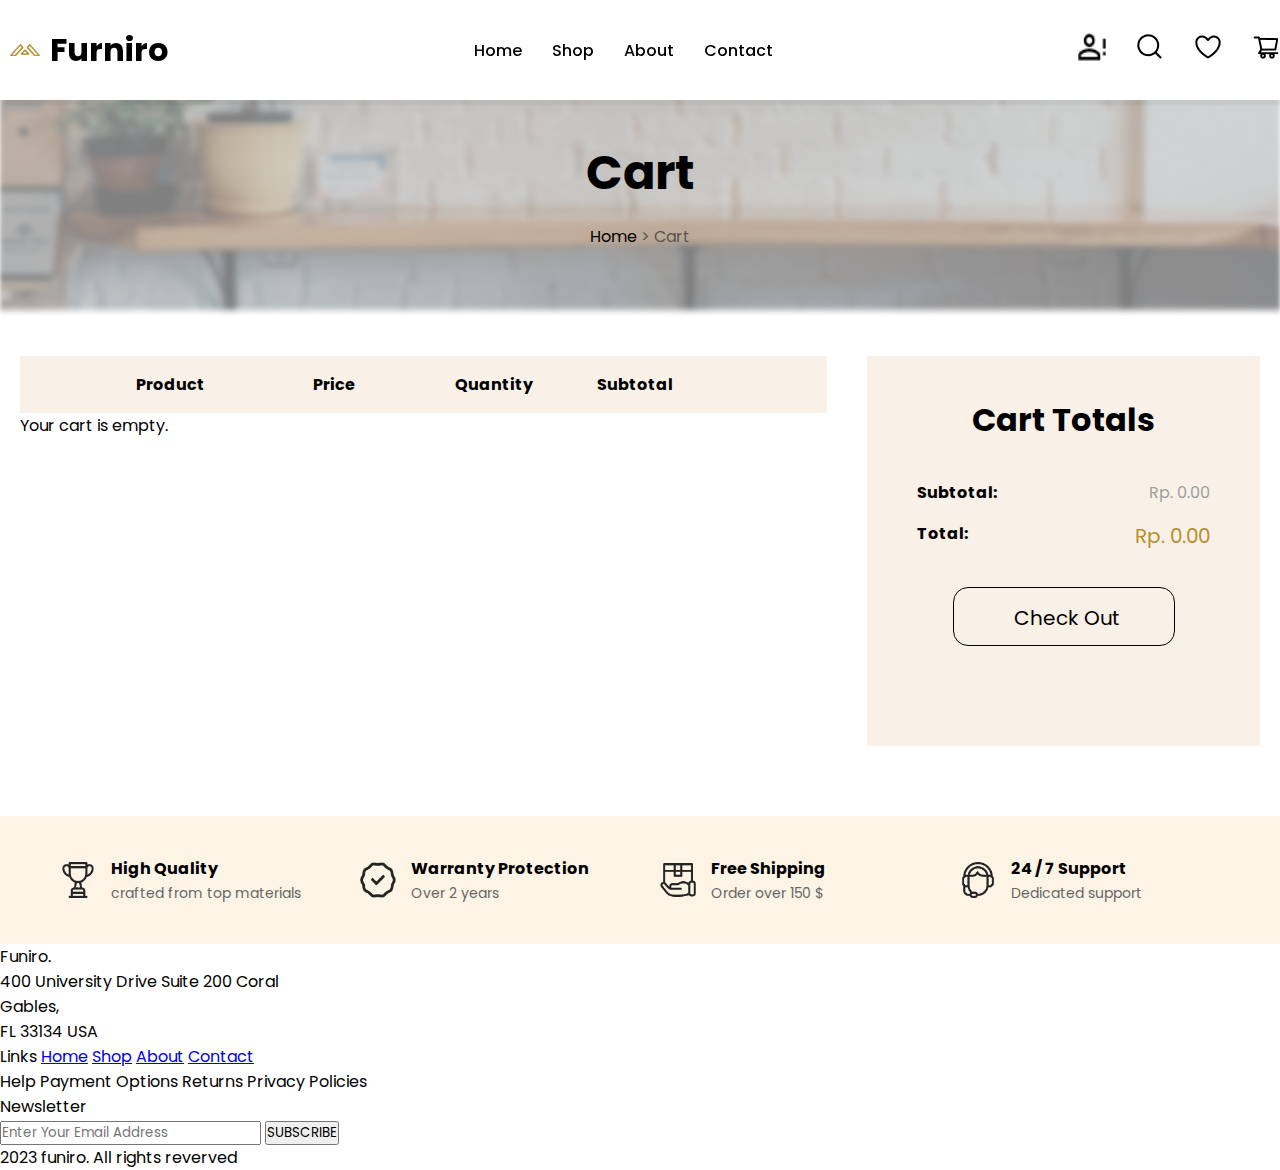
<file: cart.html>
<!DOCTYPE html>
<html lang="en">
<head>
    <meta charset="UTF-8">
    <meta name="viewport" content="width=device-width, initial-scale=1.0">
    <title>Document</title>
    <link rel="stylesheet" href="home.css">
    <link rel="stylesheet" href="shop.css">
    <link rel="stylesheet" href="cart.css">
    <link href="https://fonts.googleapis.com/css2?family=Poppins&display=swap" rel="stylesheet">
</head>
<body>
     <div id="header-container"></div>

    <script>
        fetch("header.html")
            .then(res => res.text())
            .then(data => {
                document.getElementById("header-container").innerHTML = data;
            });
    </script>

<!--Banner Cart-->
     <div class="product-shop">
    <div class="shop-image">
      <img src="images/shop-images.png" alt="Shop Background">

      <div class="overlay">
        <h1>Cart</h1>
        <p class="breadcrumb">
          <a href="home.html">Home</a> > Cart
          <a href="shop.html"></a> 
        </p>
      </div>
    </div>
  </div>

<!--Cart Section-->
<section class="cart-container">
    <div class="cart-table">
        <div class="cart-header">
            <div style="text-align: center;">Product</div>
            <div>Price</div>
            <div>Quantity</div>
            <div>Subtotal</div>
        </div>

        <div class="cart-items-container"></div>

    </div>

    <div class="cart-summary">
        <h3>Cart Totals</h3>
        <div class="summary-row">
            <span class="summary-label">Subtotal: </span>
            <span class="value-sub">Rp. 250,000.00</span>
        </div>
        <div class="summary-row">
            <span class="summary-label">Total: </span>
            <span class="value-to">Rp. 250,000.00</span>
        </div>
        <button class="check-btn">Check Out</button>
    </div>
</section>

<!--Contact-->
 <div class="benefit-section">
    <div class="benefit-box">
      <img src="images/trophy.png" alt="High Quality">
      <div>
        <h4>High Quality</h4>
        <p>crafted from top materials</p>
      </div>
    </div>
    <div class="benefit-box">
      <img src="images/guarantee.png" alt="Warranty Protection">
      <div>
        <h4>Warranty Protection</h4>
        <p>Over 2 years</p>
      </div>
    </div>
    <div class="benefit-box">
      <img src="images/shipping.png" alt="Free Shipping">
      <div>
        <h4>Free Shipping</h4>
        <p>Order over 150 $</p>
      </div>
    </div>
    <div class="benefit-box">
      <img src="images/customer-support.png" alt="24 / 7 Support">
      <div>
        <h4>24 / 7 Support</h4>
        <p>Dedicated support</p>
      </div>
    </div>
  </div>
<!--Footer-->
    <div id="footer"></div>

      <script>
        fetch("footer.html")
            .then(res => res.text())
            .then(data => {
                document.getElementById("footer").innerHTML = data;
            });
      </script>

<script>
  function formatPrice(price) {
    return 'Rp. ' + price.toLocaleString('en-US', {minimumFractionDigits: 2});
  }

  function renderCart() {
    const cartContainer = document.querySelector('.cart-items-container');
    const cart = JSON.parse(localStorage.getItem('cart')) || [];

    if (cart.length === 0) {
      cartContainer.innerHTML = '<p>Your cart is empty.</p>';
      document.querySelector('.value-sub').textContent = formatPrice(0);
      document.querySelector('.value-to').textContent = formatPrice(0);
      return;
    }

    let html = '';
    let total = 0;

    cart.forEach((item, index) => {
      let subtotal = item.price * item.quantity;
      total += subtotal;

      html += `
        <div class="cart-item" data-index="${index}">
          <div class="product-info">
            <img src="${item.image}" alt="${item.name}" />
            <div class="product-name">${item.name}</div>
          </div>
          <div>${formatPrice(item.price)}</div>
          <div><input type="number" min="1" value="${item.quantity}" class="quantity-input" data-index="${index}"/></div>
          <div>${formatPrice(subtotal)}</div>
          <div class="remove-icon">
            <img src="images/bin.png" alt="Remove" class="remove-btn" data-index="${index}" style="cursor:pointer; width:20px;"/>
          </div>
        </div>`;
    });

    cartContainer.innerHTML = html;

    document.querySelector('.value-sub').textContent = formatPrice(total);
    document.querySelector('.value-to').textContent = formatPrice(total);

    // Event thay đổi số lượng
    document.querySelectorAll('.quantity-input').forEach(input => {
      input.addEventListener('change', e => {
        let idx = e.target.getAttribute('data-index');
        let value = parseInt(e.target.value);
        if (value < 1) value = 1;
        cart[idx].quantity = value;
        localStorage.setItem('cart', JSON.stringify(cart));
        renderCart();
      });
    });

    // Event xóa sản phẩm
    document.querySelectorAll('.remove-btn').forEach(btn => {
      btn.addEventListener('click', e => {
        let idx = e.target.getAttribute('data-index');
        cart.splice(idx, 1);
        localStorage.setItem('cart', JSON.stringify(cart));
        renderCart();
      });
    });
  }

  document.addEventListener('DOMContentLoaded', () => {
    renderCart();
  });

  function addToCart(name, price, image) {
    // Lấy mảng giỏ hàng hiện tại từ localStorage hoặc tạo mới
    let cart = JSON.parse(localStorage.getItem('cart')) || [];

    // Kiểm tra sản phẩm đã có trong giỏ hàng chưa
    let index = cart.findIndex(item => item.name === name);
    if (index > -1) {
        // Nếu có rồi thì tăng số lượng
        cart[index].quantity += 1;
    } else {
        // Nếu chưa thì thêm mới
        cart.push({name: name, price: price, image: image, quantity: 1});
    }

    // Lưu lại vào localStorage
    localStorage.setItem('cart', JSON.stringify(cart));
}

//link tới trang check out
document.querySelector('.check-btn').addEventListener('click', () => {
  window.location.href = 'checkout.html';  
});

</script>
</body>
</html>
</file>
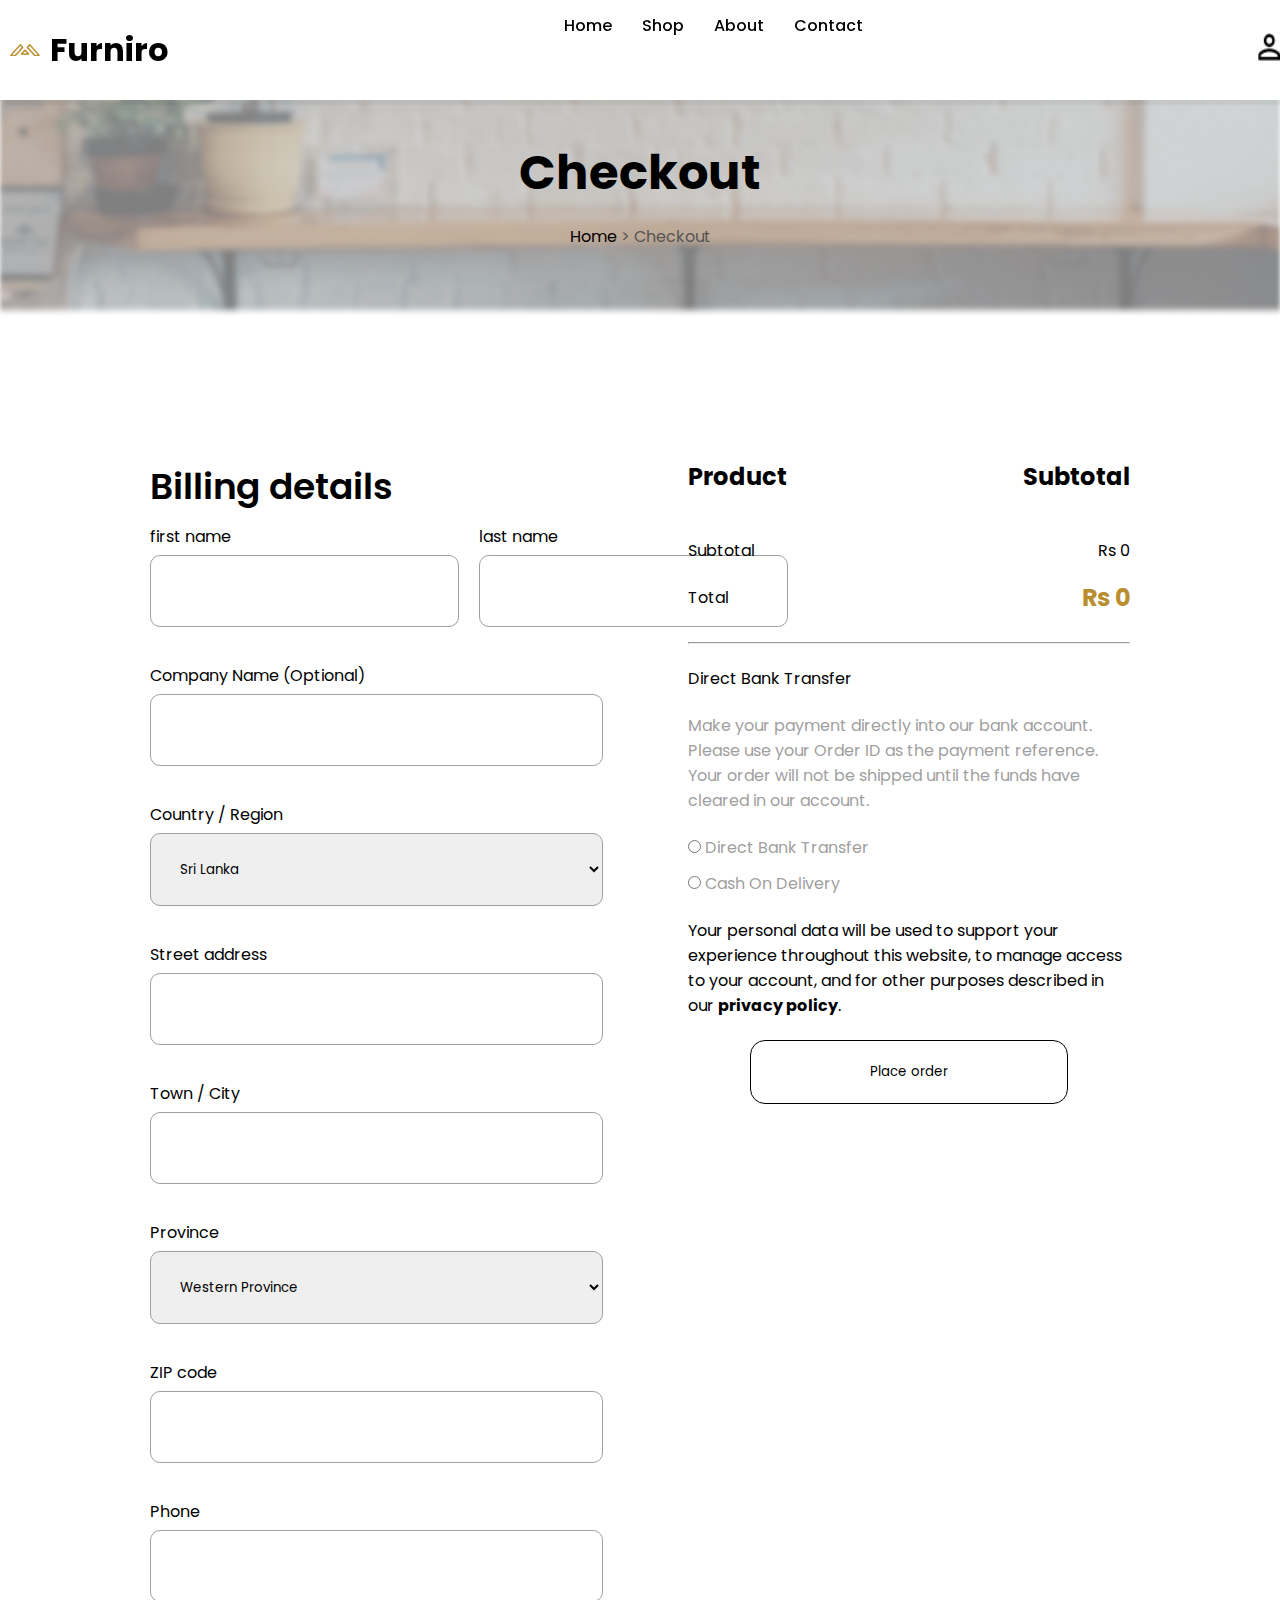
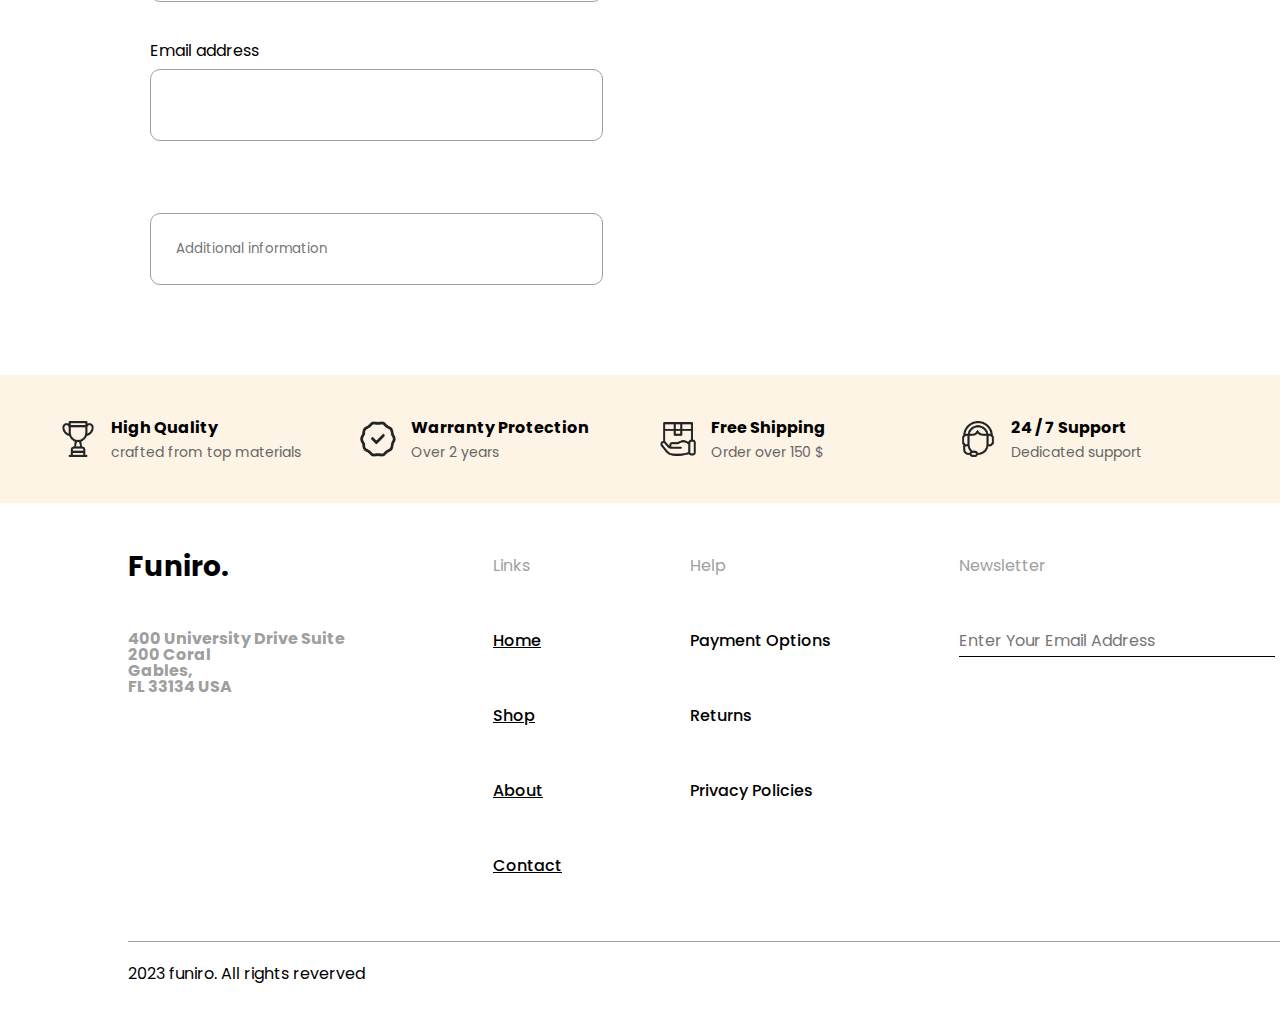
<file: checkout.html>
<!DOCTYPE html>
<html lang="en">

<head>
    <meta charset="UTF-8">
    <meta name="viewport" content="width=device-width, initial-scale=1.0">
    <title>Document</title>
    <link rel="stylesheet" href="checkout.css">
    <link rel="stylesheet" href="index.css">
    <link rel="stylesheet" href="shop.css">
    <link rel="stylesheet" href="contact.css">
    <link href="https://fonts.googleapis.com/css2?family=Poppins&display=swap" rel="stylesheet">

</head>
<body>
     <div id="header-container"></div>

    <script>
        fetch("header.html")
            .then(res => res.text())
            .then(data => {
                document.getElementById("header-container").innerHTML = data;
            });
    </script>

<div class="product-shop">
    <div class="shop-image">
      <img src="images/shop-images.png" alt="Shop Background">

      <div class="overlay">
        <h1>Checkout</h1>
        <p class="breadcrumb"><a href="index.html">Home</a> > Checkout</p>
      </div>
    </div>
</div>

<div class="billing_container">
    <div class="container">
        <div class="detail">   
            <div class="billing_detail">
                <h3>Billing details</h3>
            </div>
            <form>
            <div class="name">
                <div class="first">
                    <label class="khung">first name</label>
                    <input type="text" id="fname" >
                </div>
                <div class="last">
                    <label class="khung">last name</label>
                    <input type="text" id="lname" >
                </div>
            </div>
            <div class="phanconlai">
                <div>
                    <label class="khung">Company Name (Optional)</label>
                    <input type="text" id="cname" >
                </div>
                <div>
                    <label class="khung">Country / Region</label>
                    <select class="chon" id="Country" >
                        <option value="SriLanka">Sri Lanka</option>
                        <option value="Angola">Angola</option>
                        <option value="China">China</option>
                        <option value="Indial">Indial</option>
                        <option value="Indonesia">Indonesia</option>
                        <option value="Japan">Japan</option>
                        <option value="Korea">Korea</option>
                        <option value="Mexico">Mexico</option>
                        <option value="USA">USA</option>
                        <option value="UK">UK</option>
                        <option value="Russian">Russian</option>
                        <option value="ThaiLand">ThaiLand</option>
                        <option value="VN">Viet Nam</option>
                    </select>
                </div>
                <div>
                    <label class="khung">Street address</label>
                    <input type="text" id="cname" >
                </div>
                <div>
                    <label class="khung">Town / City</label>
                    <input type="text" id="City" >
                </div>
                <div>
                    <label class="khung">Province</label>
                    <select class="chon" id="Province">
                        <option value="Western Province">Western Province</option>
                        <option value="Southern Province">Southern Province</option>
                        <option value="Eastern Province">Eastern Province</option>
                        <option value="Northern Province">Northern Province</option>
                    </select>
                </div>
                <div>
                    <label class="khung">ZIP code</label>
                    <input type="text" id="cname" >
                </div>
                <div>
                    <label class="khung">Phone</label>
                    <input type="tel" name="phone" >
                </div>
                <div>
                    <label class="khung">Email address</label>
                    <input type="email" id="email" >
                </div>
                <div class="additional">
                    <input type="text" id="add" placeholder="Additional information">
                </div>
            </div>
            </form>
        </div>
        <div class="sanpham">
           <div class="checkout">
                <div class="theader">
                <p class="chu">Product</p>
                <p class="chu">Subtotal</p>
                </div>
                <div id="productList"></div>
                <div class="item">
                    <span>Subtotal</span>
                    <span class="subtotal" id="grandSubTotal"></span>
                </div>
                <div class="item">
                    <span>Total</span>
                    <span class="total" id="grandTotal"></span>
                </div>
                <hr>
                 
            </div>
            <div class="payment-section">
                <div class="payment-title">Direct Bank Transfer</div>
                <div class="payment-description">Make your payment directly into our bank account. Please use your Order ID as the payment reference. Your order will not be shipped until the funds have cleared in our account.</div>

                <div class="payment-options">
                    <label class="phuongthuc">
                        <input type="radio" name="payment" value="bank-transfer" />
                        <span>Direct Bank Transfer</span>
                    </label>
                    <label class="phuongthuc">
                        <input type="radio" name="payment" value="cash-on-delivery" />
                        <span>Cash On Delivery</span>
                    </label>
                </div>
                <div class="privacy-text">
                    Your personal data will be used to support your experience throughout this website, to manage access to your account, and for other purposes described in our <b>privacy policy</b>.
                </div>
                <div class="chuanut"> 
                <button class="order">Place order</button>
                </div>
            </div>
            
        </div>
        
    </div>
</div>        

  


<script>
    let cart = JSON.parse(localStorage.getItem("cart")) || [];
    let list = document.getElementById("productList");
    let grandTotal = 0;

    cart.forEach(p => {
    let subtotal = p.price * p.quantity;
    grandTotal += subtotal;

    let div = document.createElement("div");
    div.className = "item";
    div.innerHTML = `<span>${p.name} x ${p.qty}</span>`+`<span>Rs. ${subtotal.toLocaleString()}</span>`;
    list.appendChild(div);
    });
    document.getElementById("grandSubTotal").innerText = "Rs " + grandTotal.toLocaleString();
    document.getElementById("grandTotal").innerText = "Rs " + grandTotal.toLocaleString();
</script>


<div class="benefit-section">
    <div class="benefit-box">
      <img src="images/trophy.png" alt="High Quality">
      <div>
        <h4>High Quality</h4>
        <p>crafted from top materials</p>
      </div>
    </div>
    <div class="benefit-box">
      <img src="images/guarantee.png" alt="Warranty Protection">
      <div>
        <h4>Warranty Protection</h4>
        <p>Over 2 years</p>
      </div>
    </div>
    <div class="benefit-box">
      <img src="images/shipping.png" alt="Free Shipping">
      <div>
        <h4>Free Shipping</h4>
        <p>Order over 150 $</p>
      </div>
    </div>
    <div class="benefit-box">
      <img src="images/customer-support.png" alt="24 / 7 Support">
      <div>
        <h4>24 / 7 Support</h4>
        <p>Dedicated support</p>
      </div>
    </div>
  </div>
  <div id="footer"></div>

      <script>
        fetch("footer.html")
            .then(res => res.text())
            .then(data => {
                document.getElementById("footer").innerHTML = data;
            });
      </script>

</body>
</html>
</file>
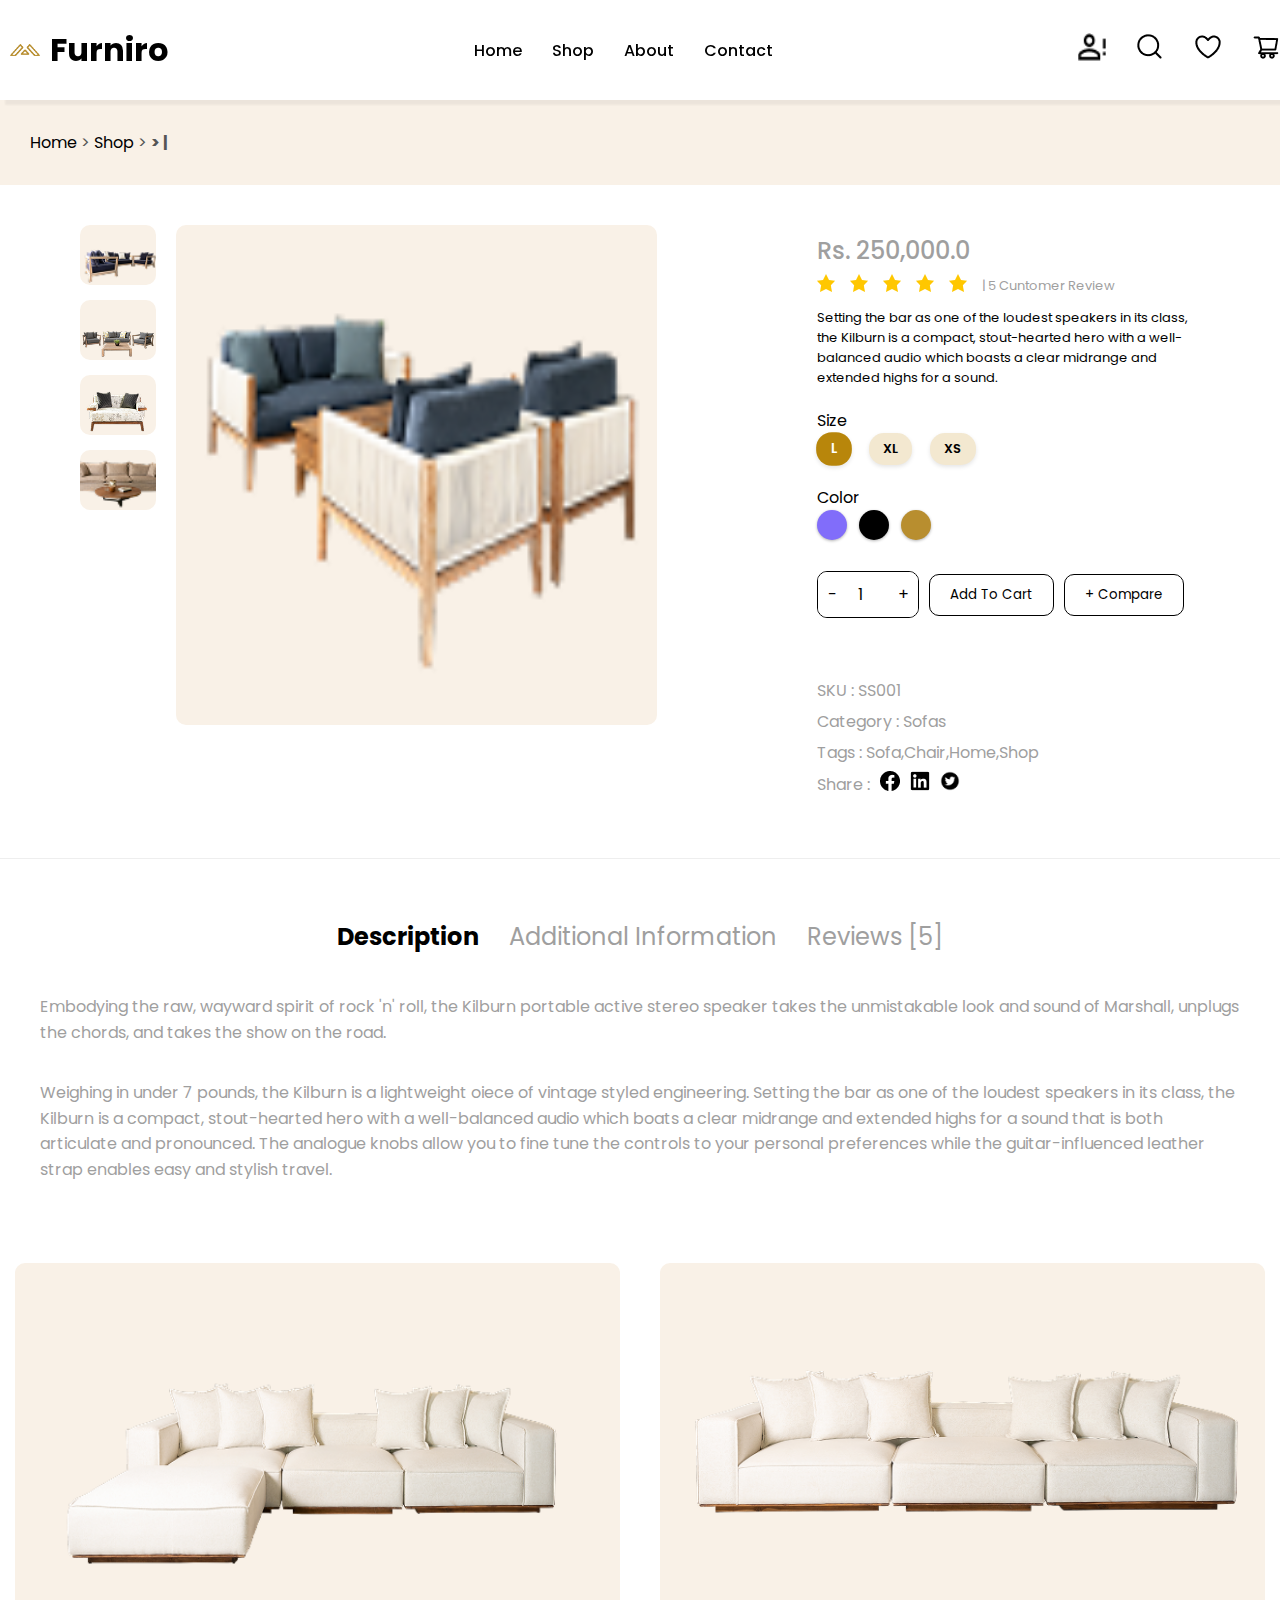
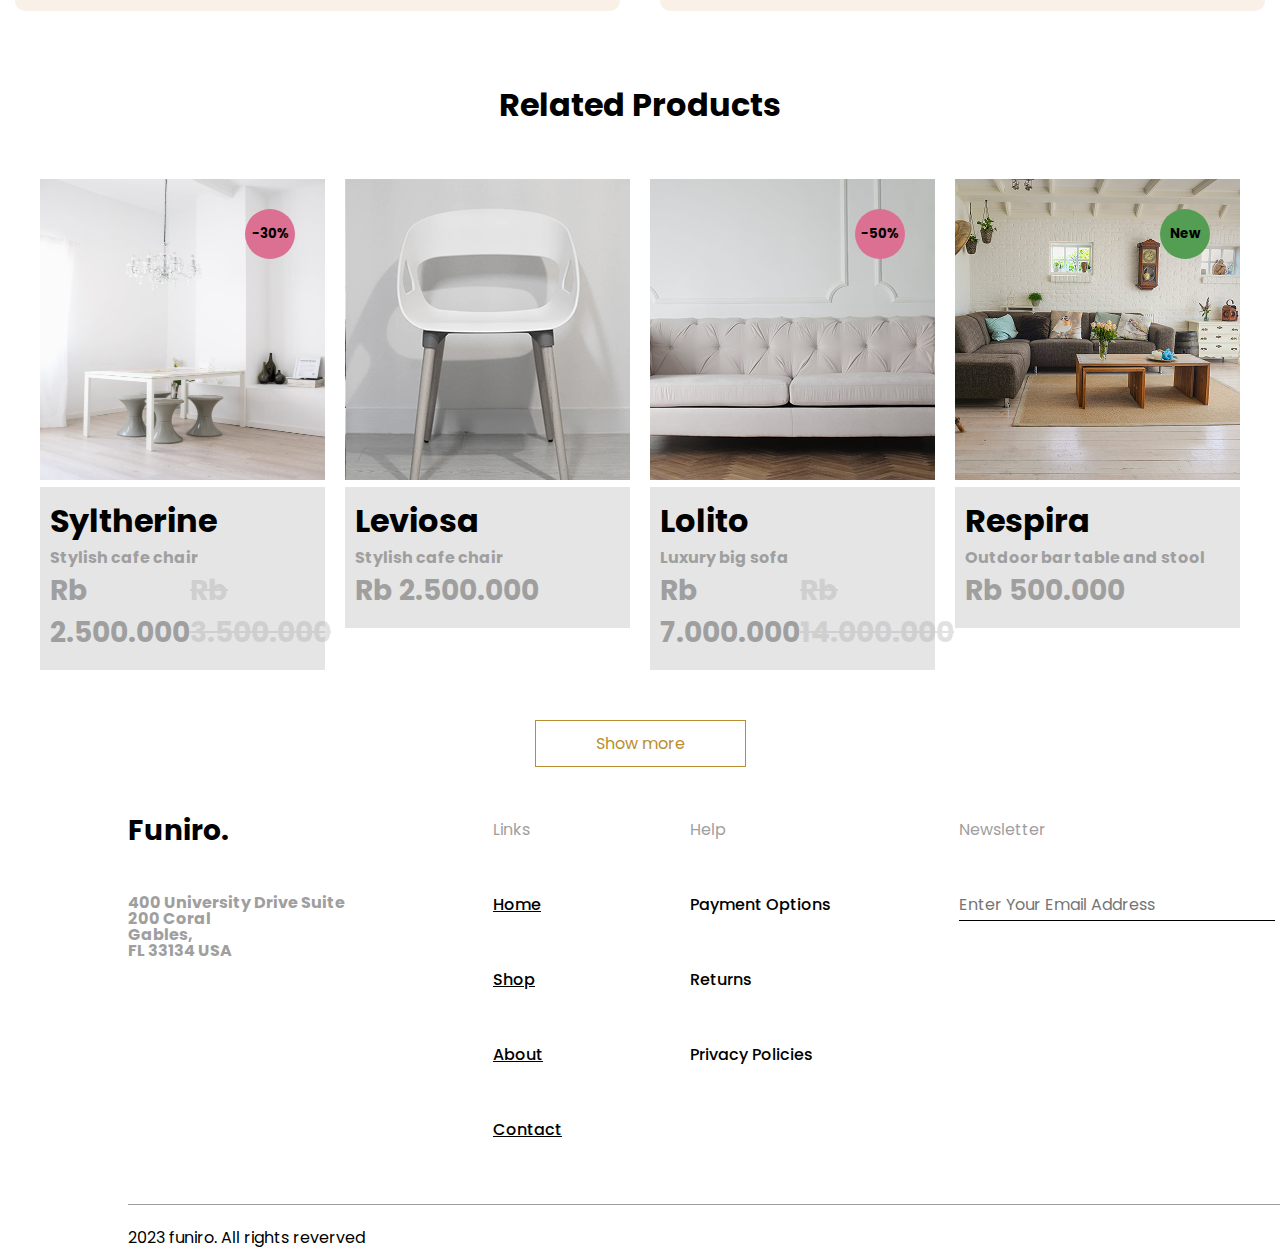
<file: product.html>
<!DOCTYPE html>
<html lang="en">
<head>
    <meta charset="UTF-8">
    <meta name="viewport" content="width=device-width, initial-scale=1.0">
    <title>Document</title>
    <link rel="stylesheet" href="index.css">
    <link rel="stylesheet" href="shop.css">
    <link rel="stylesheet" href="product.css">
    <link href="https://fonts.googleapis.com/css2?family=Poppins&display=swap" rel="stylesheet">
</head>
<body>
    <div id="header-container"></div>

    <script>
        fetch("header.html")
            .then(res => res.text())
            .then(data => {
                document.getElementById("header-container").innerHTML = data;
            });
    </script>

    <div class="breadcrumb">
        <span><a href="index.html">Home </a> &gt; <a href="shop.html">Shop </a> &gt; 
            <strong  id="breadcrumb-product-name"> > | </strong></span>
    </div>

    <main class="product-page">
        <section class="product-images">
            <div class="thumbs">
                <img src="images/Outdoor sofa set 2.png" onclick="showImage('images/Outdoor sofa set 2.png')" alt="thumb 1">
                <img src="images/Outdoor sofa set_2 1.png" onclick="showImage('images/Outdoor sofa set_2 1.png')" alt="thumb 2">
                <img src="images/Stuart sofa 1.png" onclick="showImage('images/Stuart sofa 1.png')" alt="thumb 3">
                <img src="images/Maya sofa three seater (1) 1.png" onclick="showImage('images/Maya sofa three seater (1) 1.png')" alt="thumb 4">
            </div>
            <div class="main-image"  onclick="goToProductPage('Asgaard sofa', 'images/Asgaard sofa 5.png', 250000, ['L', 'XL', 'XS'], ['#816DFA', '#000000', '#B88E2F'])">
                <img id="mainImg" src="images/Asgaard sofa 5.png" alt="">
            </div>
        </section>

        <section class="product-infor">
            <h1 id="product-title"></h1>
            <p class="price" id="product-price">Rs. 250,000.0</p>
            <div class="rating">
                <span><img src="images/star.png" alt=""></span>
                <span><img src="images/star.png" alt=""></span>
                <span><img src="images/star.png" alt=""></span>
                <span><img src="images/star.png" alt=""></span>
                <span><img src="images/star.png" alt=""></span>
                <span> | 5 Cuntomer Review</span>
            </div>
            <p class="short-text">
                Setting the bar as one of the loudest speakers in its class, the Kilburn is a compact, stout-hearted hero with a well-balanced audio which boasts a clear midrange and extended highs for a sound.
            </p>

            <div class="options">
                <div class="option-block">
                    <p>Size</p>
                    <div class="inline-buttons">
                        <button class="size-btn selected">L</button>
                        <button class="size-btn">XL</button>
                        <button class="size-btn">XS</button>
                    </div>
                </div>

                <div class="option-block">
                    <p>Color</p>
                    <div class="inline-buttons"></div>
                        <button class="color-btn" style="background-color: #816DFA;"></button>
                        <button class="color-btn" style="background-color: #000000;"></button>
                        <button class="color-btn" style="background-color: #B88E2F;"></button>
                    </div>
                </div>
            </div>

            <div class="button-group">
                <div class="quantity">
                        <button id="decrease">-</button>
                        <input type="number" id="quantity-input" value="1" readonly>
                        <button id="increase">+</button>
                </div>
                <button class="btn-primary" onclick="handleAddToCart()">Add To Cart</button>

                <button class="btn-outline">+ Compare</button>
            </div>

            <div class="tags">
                <p>SKU       : SS001</p>
                <p>Category  : Sofas</p>
                <p>Tags      : Sofa,Chair,Home,Shop</p>
            </div>

            <div class="share">
                <p>Share     :</p>
                <span><img src="images/akar-icons_facebook-fill.png" alt=""></span>
                    <span><img src="images/akar-icons_linkedin-box-fill.png" alt=""></span>
                    <span><img src="images/ant-design_twitter-circle-filled.png" alt="">
                </span>
            </div>
        </section>
    </main>

    <section class="tabs">
        <div class="tab-menu">
            <button class="tab active">Description</button>
            <button class="tab">Additional Information</button>
            <button class="tab">Reviews [5]</button>
        </div>
        <div class="tab-content active">
            <p>
               Embodying the raw, wayward spirit of rock 'n' roll, the Kilburn portable active stereo speaker takes the unmistakable look and sound of Marshall, unplugs the chords, and takes the show on the road.
            </p>
            <p>
                Weighing in under 7 pounds, the Kilburn is a lightweight oiece of vintage styled engineering. Setting the bar as one of the loudest
                speakers in its class, the Kilburn is a compact, stout-hearted hero with a well-balanced audio which boats a clear midrange
                and extended highs for a sound that is both articulate and pronounced. The analogue knobs allow you to fine tune the controls
                to your personal preferences while the guitar-influenced leather strap enables easy and stylish travel.
            </p>
        </div>
        <div class="tab-content">
            <p><strong>Weight:</strong> 15 kg</p>
            <p><strong>Dimensions:</strong> 120 x 75 x 85 cm</p>
            <p><strong>Material:</strong> Fabric, Wood, Metal</p>
        </div>
        <div class="tab-content">
            <p><strong>John D.</strong> - Great sofa, very comfortable!</p>
            <p><strong>Jane S.</strong> - Good quality but delivery was slow.</p>
        </div>
    </section>

    <div class="bottom-images">
        <img src="images/sofa1.png" alt="">
        <img src="images/sofa2.png" alt="">
    </div>

    <div class="our-product">
        <h1 class="our-product-title">
            Related Products
        </h1>

        <div class="our-product-image" id="our-product-image"></div>

      <div class="more-btn-container">
        <a class="more-btn" href ="shop.html">Show more</a>
    </div>

   <div id="footer"></div>

      <script>
        fetch("footer.html")
            .then(res => res.text())
            .then(data => {
                document.getElementById("footer").innerHTML = data;
            });
    </script>

    <script>
        let itemlist = [
            {
                image: "/images/product-1.png",
                name: "Syltherine",
                type: "Stylish cafe chair",
                price: 2500000,
                disprice: 3500000,
                sale: -30,

            },
            {
                image: "/images/product-2.png",
                name: "Leviosa",
                type: "Stylish cafe chair",
                price: 2500000,
                disprice: "",
                sale: "",
            }, {
                image: "/images/product-3.png",
                name: "Lolito",
                type: "Luxury big sofa",
                price: 7000000,
                disprice: 14000000,
                sale: -50,

            }, {
                image: "/images/product-4.png",
                name: "Respira",
                type: "Outdoor bar table and stool",
                price: 500000,
                sale: "New",
            }]

             let src = document.getElementById("our-product-image")

        itemlist.map(((x, i) => {

            //format gia
            let priceFormatted = x.price.toLocaleString("vi-VN");
            let dispriceFormatted = x.disprice ? x.disprice.toLocaleString("vi-VN") : "";
            //chinh phan tram gia
            let saleBadge = "";
            if (x.sale) {
                if (typeof x.sale === "string" && x.sale.trim().toLowerCase() === "new") {
                    saleBadge = `<div class="bubble new"><h5>New</h5></div>`;
                }
                else if (!isNaN(x.sale)) {
                    saleBadge = `<div class="bubble sale"><h5>${x.sale}%</h5></div>`;
                }
            }
            //disprice không có thì ẩn
            let dispriceHTML = dispriceFormatted
                ? `<h3 class="dis-price">Rb ${dispriceFormatted}</h3>`
                : "";
            src.innerHTML += `    <div class="product-content">
            <div class="product-main">
                <div style="display: flex; flex-direction: column;">
                    <div style="position: relative">
                    <img class="image" src="${x.image}" alt="">
                    ${saleBadge}
                </div>
                    <div class="content">
                        <h1 class="name">${x.name}</h1>
                        <h2 class="type">${x.type}</h2>
                        <div class="price">   <h3 class="real-price">Rb ${priceFormatted}</h3>
                        ${dispriceHTML}</div>
                    </div>
                </div>
            </div>
            
            <div class="more-info">
                <a href="cart.html" class="addcart-btn" onclick="addToCart('${x.name}', ${x.price}, '${x.image}')">add to cart</a>

                <div class="more-info-bottom">
                    <a class="info-link" href="#"><img src="/images/Frame 11.png" alt=""></a>
                    <a class="info-link" href="#"><img src="/images/Frame 12.png" alt=""></a>
                   <a class="info-link" href="#"><img src="/images/Frame 10.png" alt=""></a>
                </div>
            </div>
        </div>`
        }))

        document.addEventListener("DOMContentLoaded", function () {
        const quantityInput = document.getElementById("quantity-input");
        const decreaseBtn = document.getElementById("decrease");
        const increaseBtn = document.getElementById("increase");

        decreaseBtn.addEventListener("click", () => {
            let value = parseInt(quantityInput.value);
            if (value > 1) {
                quantityInput.value = value - 1;
            }
        });

        increaseBtn.addEventListener("click", () => {
            let value = parseInt(quantityInput.value);
            quantityInput.value = value + 1;
        });
    });

    //Chuyển ảnh
        function showImage(src) {
        document.getElementById('mainImg').src = src;
        }
function addToCart(name, price, image, quantity) {
    let cart = JSON.parse(localStorage.getItem('cart')) || [];

    let index = cart.findIndex(item => item.name === name);
    if (index > -1) {
        cart[index].quantity += quantity; // Cộng thêm số lượng đã chọn
    } else {
        cart.push({ name, price, image, quantity }); //Thêm mới với số lượng đúng
    }

    localStorage.setItem('cart', JSON.stringify(cart));
    window.location.href = "cart.html";
}



// Lấy tất cả các tab và nội dung tab
const tabs = document.querySelectorAll('.tab');
const tabContents = document.querySelectorAll('.tab-content');

tabs.forEach((tab, index) => {
  tab.addEventListener('click', () => {
    // Bỏ class active ở tất cả tab và nội dung
    tabs.forEach(t => t.classList.remove('active'));
    tabContents.forEach(tc => tc.classList.remove('active'));

    // Thêm class active cho tab được click và nội dung tương ứng
    tab.classList.add('active');
    tabContents[index].classList.add('active');
  });
});

function handleAddToCart() {
        const name = document.querySelector("#product-title").textContent;
        const priceText = document.querySelector("#product-price").textContent.replace(/[^\d]/g, "");
        const price = parseInt(priceText);
        const image = document.querySelector("#mainImg").src;
        const quantity = parseInt(document.getElementById("quantity-input").value);

        addToCart(name, price, image, quantity);
    }

  // Xử lý chọn Size
  document.querySelectorAll(".size-btn").forEach(button => {
  button.addEventListener("click", function () {
    // Bỏ class selected khỏi tất cả các nút
    document.querySelectorAll(".size-btn").forEach(btn => btn.classList.remove("selected"));
    // Thêm class selected vào nút được bấm
    this.classList.add("selected");
  });
});

window.onload = function() {
  const productData = localStorage.getItem("selectedProduct");
  if (productData) {
    const product = JSON.parse(productData);

    // Cập nhật cả breadcrumb và tiêu đề
    document.querySelector("#breadcrumb-product-name").textContent = product.name;
    document.querySelector("#product-title").textContent = product.name;

    // Cập nhật ảnh và giá
    document.querySelector("#mainImg").src = product.image;
    document.querySelector("#product-price").textContent = "Rb " + product.price.toLocaleString("vi-VN");
  }
};
  // Xử lý chọn Color
  document.querySelectorAll(".color-btn").forEach(button => {
    button.addEventListener("click", function () {
      document.querySelectorAll(".color-btn").forEach(btn => btn.classList.remove("selected"));
      this.classList.add("selected");
    });
  });

</script>
</body>
</html>
</file>
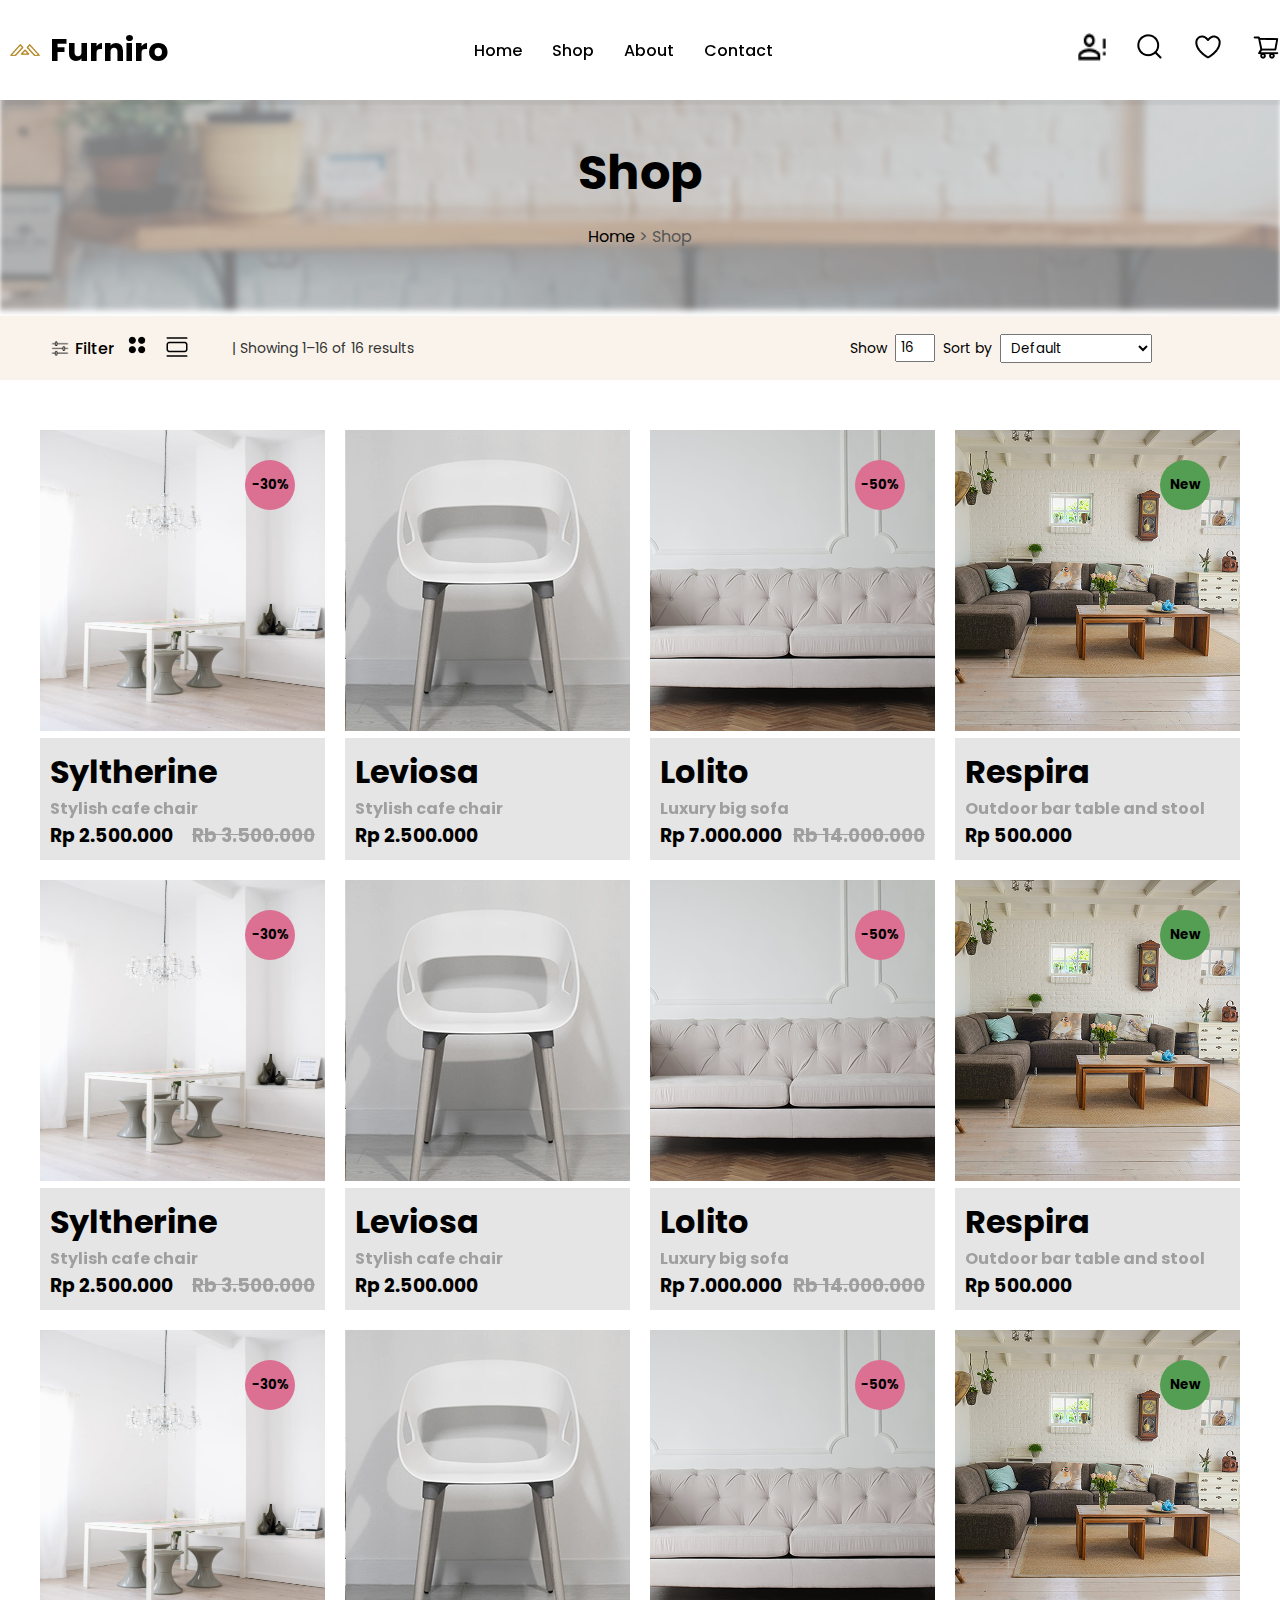
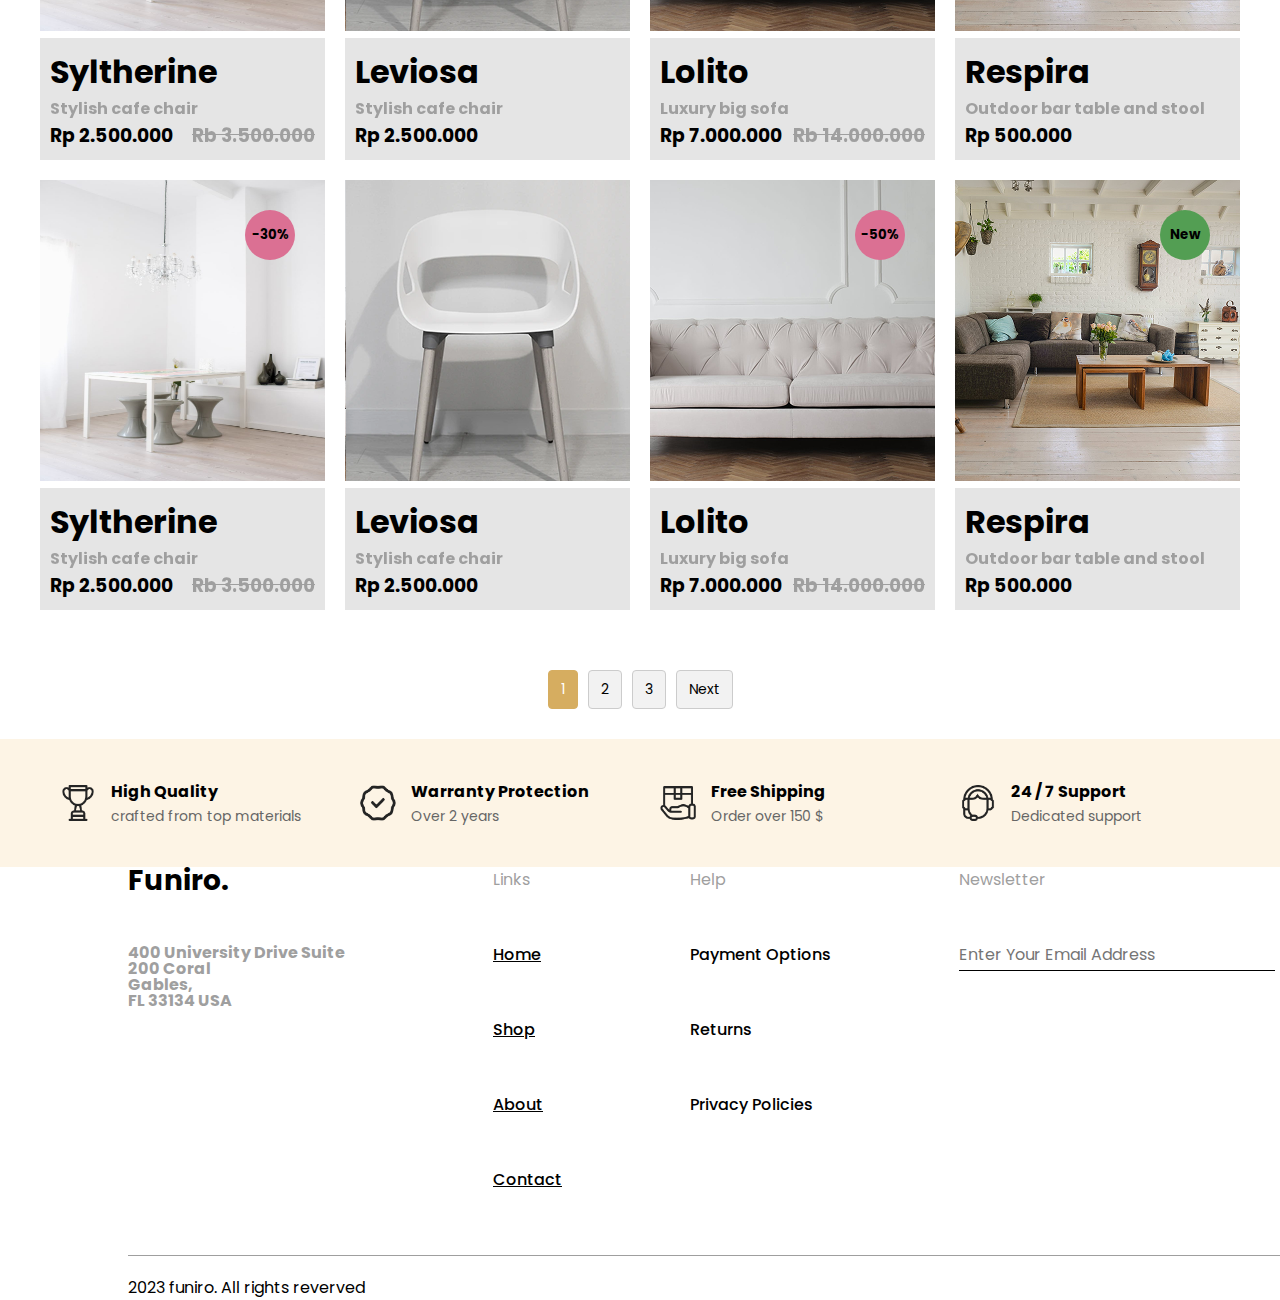
<file: shop.html>
<!DOCTYPE html>
<html lang="en">

<head>
  <meta charset="UTF-8">
  <meta name="viewport" content="width=device-width, initial-scale=1.0">
  <title>Document</title>
  <link rel="stylesheet" href="index.css">
  <link rel="stylesheet" href="shop.css">
  <link href="https://fonts.googleapis.com/css2?family=Poppins&display=swap" rel="stylesheet">
  <link rel="stylesheet" href="https://cdnjs.cloudflare.com/ajax/libs/font-awesome/6.4.0/css/all.min.css">
</head>

<body>

  <div class="product-shop">
    <div class="shop-image">
      <img src="images/shop-images.png" alt="Shop Background">

      <div class="overlay">
        <h1>Shop</h1>
        <p class="breadcrumb"><a href="home.html">Home</a> > Shop</p>
      </div>
    </div>
  </div>
  <div id="header-container"></div>
  </div>
  </div>
  <div class="top-bar">
    <div class="filter-wrapper">
      <div id="filterToggle" class="filter-label">
        <img src="images/filter.png" alt="Filter Icon" class="icon">
        <span class="filter-text">Filter</span>
        <div class="category-dropdown" id="categoryDropdown">
          <div class="cate-option" data-value="">All</div>
          <div class="cate-option" data-value="chair">Chair</div>
          <div class="cate-option" data-value="table">Table</div>
          <div class="cate-option" data-value="Sofa">Sofa</div>
        </div>
      </div>
    </div>

    <div id="view-toggle" class="view-toggle">
      <button id="grid-view-btn" title="Dạng lưới">
        <img src="images/girp-image.png" alt="Grid View">
      </button>
      <button id="list-view-btn" title="Dạng danh sách">
        <img src="images/list-image.png" alt="List View">
      </button>
    </div>

    <!-- Danh sách sản phẩm -->
    <div id="product-list" class="grid-view"></div>

    <div class="results-info">
      | Showing <span id="showing-count">1–16</span> of <span id="total-count">32</span> results
    </div>

    <div class="show-sort">
      <label>Show</label>
      <input type="number" value="16" class="show-input" id="show-input">

      <label>Sort by</label>
      <select id="sort-select" class="sort-select">
        <option value="default">Default</option>
        <option value="asc">Price: Low to High</option>
        <option value="desc">Price: High to Low</option>
      </select>
    </div>
  </div>






  <div class="our-product-image" id="our-product-image">  </div>
  <div class="pagination" id="pagination"></div>
  <div class="pagination">
  <a href="page1.html"><button class="active-page">1</button></a>
  <a href="page2.html"><button>2</button></a>
  <a href="page3.html"><button>3</button></a>
  <a href="page2.html"><button>Next</button></a>
</div>
 
  <div class="benefit-section">
    <div class="benefit-box">
      <img src="images/trophy.png" alt="High Quality">
      <div>
        <h4>High Quality</h4>
        <p>crafted from top materials</p>
      </div>
    </div>
    <div class="benefit-box">
      <img src="images/guarantee.png" alt="Warranty Protection">
      <div>
        <h4>Warranty Protection</h4>
        <p>Over 2 years</p>
      </div>
    </div>
    <div class="benefit-box">
      <img src="images/shipping.png" alt="Free Shipping">
      <div>
        <h4>Free Shipping</h4>
        <p>Order over 150 $</p>
      </div>
    </div>
    <div class="benefit-box">
      <img src="images/customer-support.png" alt="24 / 7 Support">
      <div>
        <h4>24 / 7 Support</h4>
        <p>Dedicated support</p>
      </div>
    </div>
  </div>

     <div id="footer"></div>

      <script>
        fetch("footer.html")
            .then(res => res.text())
            .then(data => {
                document.getElementById("footer").innerHTML = data;
            });
      </script>
    

  <script>
    let itemlist = [
      {
        image: "/images/product-1.png",
        name: "Syltherine",
        type: "Stylish cafe chair",
        price: 2500000,
        disprice: 3500000,
        sale: -30,

      },
      {
        image: "/images/product-2.png",
        name: "Leviosa",
        type: "Stylish cafe chair",
        price: 2500000,
        disprice: "",
        sale: "",
      }, {
        image: "/images/product-3.png",
        name: "Lolito",
        type: "Luxury big sofa",
        price: 7000000,
        disprice: 14000000,
        sale: -50,

      }, {
        image: "/images/product-4.png",
        name: "Respira",
        type: "Outdoor bar table and stool",
        price: 500000,
        sale: "New",

      }, {
        image: "/images/product-1.png",
        name: "Syltherine",
        type: "Stylish cafe chair",
        price: 2500000,
        disprice: 3500000,
        sale: -30,

      },
      {
        image: "/images/product-2.png",
        name: "Leviosa",
        type: "Stylish cafe chair",
        price: 2500000,
        disprice: "",
        sale: "",
      }, {
        image: "/images/product-3.png",
        name: "Lolito",
        type: "Luxury big sofa",
        price: 7000000,
        disprice: 14000000,
        sale: -50,

      }, {
        image: "/images/product-4.png",
        name: "Respira",
        type: "Outdoor bar table and stool",
        price: 500000,
        sale: "New",

      }, {
        image: "/images/product-1.png",
        name: "Syltherine",
        type: "Stylish cafe chair",
        price: 2500000,
        disprice: 3500000,
        sale: -30,

      },
      {
        image: "/images/product-2.png",
        name: "Leviosa",
        type: "Stylish cafe chair",
        price: 2500000,
        disprice: "",
        sale: "",
      }, {
        image: "/images/product-3.png",
        name: "Lolito",
        type: "Luxury big sofa",
        price: 7000000,
        disprice: 14000000,
        sale: -50,

      }, {
        image: "/images/product-4.png",
        name: "Respira",
        type: "Outdoor bar table and stool",
        price: 500000,
        sale: "New",

      }, {
        image: "/images/product-1.png",
        name: "Syltherine",
        type: "Stylish cafe chair",
        price: 2500000,
        disprice: 3500000,
        sale: -30,

      },
      {
        image: "/images/product-2.png",
        name: "Leviosa",
        type: "Stylish cafe chair",
        price: 2500000,
        disprice: "",
        sale: "",
      }, {
        image: "/images/product-3.png",
        name: "Lolito",
        type: "Luxury big sofa",
        price: 7000000,
        disprice: 14000000,
        sale: -50,

      }, {
        image: "/images/product-4.png",
        name: "Respira",
        type: "Outdoor bar table and stool",
        price: 500000,
        sale: "New",

      }
    ]


    let src = document.getElementById("our-product-image")
    function formatProductHTML(x) {
      let priceFormatted = x.price.toLocaleString("vi-VN");
      let dispriceFormatted = x.disprice ? x.disprice.toLocaleString("vi-VN") : "";
      let saleBadge = "";

      if (x.sale) {
        if (typeof x.sale === "string" && x.sale.trim().toLowerCase() === "new") {
          saleBadge = `<div class="bubble new"><h5>New</h5></div>`;
        } else if (!isNaN(x.sale)) {
          saleBadge = `<div class="bubble sale"><h5>${x.sale}%</h5></div>`;
        }
      }

      let dispriceHTML = dispriceFormatted
        ? `<h3 class="dis-price">Rb ${dispriceFormatted}</h3>`
        : "";

     return `
        <div class="product-content" ondblclick="window.location.href='product.html'">
            <div class="product-main">
              <div style="display: flex; flex-direction: column;">
                <div style="position: relative">
                  <img class="image" src="${x.image}" alt="">
                  ${saleBadge}
                </div>
                <div class="content">
                  <h1 class="name">${x.name}</h1>
                  <h2 class="type">${x.type}</h2>
                  <div class="price">
                    <h3 class="real-price">Rp ${priceFormatted}</h3>
                    ${dispriceHTML}
                  </div>
                </div>
              </div>
            </div>
            <div class="more-info">
               <a href="cart.html" class="addcart-btn" onclick="addToCart('${x.name}', ${x.price}, '${x.image}')">add to cart</a>
              <div class="more-info-bottom">
                <a class="info-link" href="#"><img src="/images/Frame 11.png" alt=""></a>
                <a class="info-link" href="#"><img src="/images/Frame 12.png" alt=""></a>
                <a class="info-link" href="#"><img src="/images/Frame 10.png" alt=""></a>
              </div>
            </div>
          </div>`;
          
    }
  </script>
  <script>
    let currentPage = 1;
    let itemsPerPage = 16;

    const container = document.getElementById("our-product-image");
     const containers = document.getElementById('product-list');
const gridBtn = document.getElementById('grid-view-btn');
const listBtn = document.getElementById('list-view-btn');
    const showInput = document.getElementById("show-input");
    const sortSelect = document.getElementById("sort-select");
    const searchInput = document.getElementById("search-input");
    const cateOption = document.getElementsByClassName("cate-option")
    const fullItemList = itemlist;
    let filteredList = [...fullItemList]; 

    
gridBtn.addEventListener('click', () => {
  container.classList.add('grid-view');
  container.classList.remove('list-view');
});

listBtn.addEventListener('click', () => {
  container.classList.add('list-view');
  container.classList.remove('grid-view');
});

function renderProducts() {
      container.innerHTML = "";

      let start = (currentPage - 1) * itemsPerPage;
      let end = start + itemsPerPage;
      let pageItems = filteredList.slice(start, end);

      pageItems.forEach(item => {
        container.innerHTML += formatProductHTML(item);
      });

      document.getElementById("showing-count").textContent = 
        `${start + 1}–${Math.min(end, filteredList.length)}`;
      document.getElementById("total-count").textContent = filteredList.length;

      renderPagination();
      attachAddToCartEvents();
    }

    let currentCategory = "";

    const toggle = document.getElementById("filterToggle");
    const dropdown = document.getElementById("categoryDropdown");

    toggle.addEventListener("click", () => {
      dropdown.style.display = dropdown.style.display === "block" ? "none" : "block";
    });

    // Ẩn dropdown nếu click ngoài vùng
    document.addEventListener("click", function (e) {
      if (!toggle.contains(e.target) && !dropdown.contains(e.target)) {
        dropdown.style.display = "none";
      }
    });
    const applyFiltersAndSort = (cate) => {
      filteredList=[...fullItemList.filter(x=>x.type.toLocaleLowerCase().includes(cate.toLocaleLowerCase()))]
      if(cate.toLocaleLowerCase() == "all"){
        filteredList =fullItemList
      }
      renderProducts()
      dropdown.style.display = "none";
    }

    // Xử lý chọn loại
    dropdown.querySelectorAll("div").forEach(option => {
      option.addEventListener("click", () => {
        const value = option.getAttribute("data-value");
        currentCategory = value; // << THÊM DÒNG NÀY
        
        applyFiltersAndSort(value);
      });
    });



    // Sắp xếp theo giá
    sortSelect.addEventListener("change", function () {
      sortAndRender();
    });

    function sortAndRender() {
      const sortValue = sortSelect.value;

      if (sortValue === "asc") {
        filteredList.sort((a, b) => a.price - b.price);
      } else if (sortValue === "desc") {
        filteredList.sort((a, b) => b.price - a.price);
      } else {
        filteredList = [...fullItemList.filter(item =>
          item.name.toLowerCase().includes(searchInput.value.toLowerCase())
        )];
      }

      renderProducts();
    }

    // Thay đổi số sản phẩm/trang
    showInput.addEventListener("change", function () {
      itemsPerPage = parseInt(this.value) || 16;
      currentPage = 1;
      renderProducts();
    });

    // Khởi động
    renderProducts();
  </script>
  </script>
 
<script>
  const addToCartButtons = document.querySelectorAll(".add-to-cart-btn");

  addToCartButtons.forEach(button => {
    button.addEventListener("click", () => {
      const name = button.getAttribute("data-name");
      const price = parseInt(button.getAttribute("data-price"));
      const image = button.getAttribute("data-image");

      const product = {
        name,
        price,
        image,
        quantity: 1
      };

      // Lấy giỏ hàng hiện tại (nếu có)
      let cart = JSON.parse(localStorage.getItem("cart")) || [];

      // Kiểm tra nếu sản phẩm đã tồn tại → tăng số lượng
      const existingProduct = cart.find(item => item.name === product.name);
      if (existingProduct) {
        existingProduct.quantity += 1;
      } else {
        cart.push(product);
      }

      localStorage.setItem("cart", JSON.stringify(cart));

      // Chuyển sang trang giỏ hàng
      window.location.href = "cart.html";
    });
  });


  function attachAddToCartEvents() {
    const addToCartButtons = document.querySelectorAll(".add-to-cart-btn");

    addToCartButtons.forEach(button => {
      button.addEventListener("click", () => {
        const name = button.getAttribute("data-name");
        const price = parseInt(button.getAttribute("data-price"));
        const image = button.getAttribute("data-image");

        const product = { name, price, image, quantity: 1 };

        let cart = JSON.parse(localStorage.getItem("cart")) || [];

        const existingProduct = cart.find(item => item.name === product.name);
        if (existingProduct) {
          existingProduct.quantity += 1;
        } else {
          cart.push(product);
        }

        localStorage.setItem("cart", JSON.stringify(cart));

        // 👉 Sau khi thêm vào cart, chuyển qua trang cart
        window.location.href = "cart.html";
      });
    });
  }

//Thêm và cart
  function addToCart(name, price, image) {
    const product = {
      name,
      price,
      image,
      quantity: 1
    };

    let cart = JSON.parse(localStorage.getItem("cart")) || [];

    const existingProduct = cart.find(item => item.name === product.name);
    if (existingProduct) {
      existingProduct.quantity += 1;
    } else {
      cart.push(product);
    }

    localStorage.setItem("cart", JSON.stringify(cart));

    // Chuyển sang trang giỏ hàng
    window.location.href = "cart.html";
  }
</script>



</body>

<script>
  fetch("header.html")
    .then(res => res.text())
    .then(data => {
      document.getElementById("header-container").innerHTML = data;
    });
</script>

</html>
</file>
<file: home.css>
* {
    font-family: 'Poppins', sans-serif;
    margin: 0;
    padding: 0;
    box-sizing: border-box;
}
.header {
    height: 100px;
    width: 100%;
    position: fixed;
    left: 0;
    right: 0;
    top: 0;
    display: flex;
    justify-content: space-between;
    align-items: center;
    box-shadow: 5px 5px 2px rgba(0, 0, 0, 0.05);
    z-index: 9999;
    background-color: #fff;
}

.logo{
    display: flex;
    align-items: center;
}

.logo-image {
    width: 50px;
    height: 32px;
}

.navbar {
    display: flex;
    gap: 30px
}
.icon {
    display: flex;
    
    gap: 30px;
    align-items: center;
}
.icon-link img {
    width: 28px;
    height: 28px;
    cursor: pointer;
    transition: 0.2s;
}
.nav-link {
    color: black;
    text-decoration: none;
    font-size: 16px;
    font-weight: 500;
    font-style: medium;
    text-transform: capitalize;
}


.banner-image {
    width: 100%;
    height: 800px;
    width: 1440px;
}

.banner {
    position: relative;
    z-index: -1;
}
.new-banner{
    position: absolute;
    right: 75px;
    top:200px;
    width: 643px;
    background-color: #FFF3E3;
    height: 443px;
    padding-top: 40px;
    padding-left: 20px;
    padding-right: 20px;
    padding-bottom: 20px;
}
.banner-content{
    color :#B88E2F;
    font-weight: 700px;
    font-size: 52px;
    line-height: 65px;
    letter-spacing: 0px;

}
.banner-description{
    font-weight: 500;
    font-size: 18px;
    line-height: 24px;
    letter-spacing: 0px;
    width: 546px;
    height: 52px;
    opacity: 1;
    top: 487px;
    left: 780px;

}

.buy-btn{
    position: absolute  ;
    left:20px;
    bottom: 10px;
    background-color: #B88E2F;
    color: white;
    text-transform: uppercase;
    text-decoration: none;
    padding: 25px 72px;
 
}
.product-image-wrap{
    display: grid;
    grid-template-columns: 380px 380px 380px ;
    gap:10px;
    width: 1183px;
    height: 500px;
    justify-content: center;
    margin-top: 100px;


}
.product-image{
    width: 380px;
    height: 480px;
}
.title{
    margin-top: 50px;
    font-weight: 700;
    font-size: 32px;
    line-height: 100%;
    letter-spacing: 0px;
}
.description{
    font-weight: 400px;
    font-size: 20px;
    line-height: 100%;
    letter-spacing: 0px;
    text-align: center;
    margin-top: 20px;

}
.new-product{
    text-align: center;
    width: 100%;

}
.product-wrap{
    justify-items: center;
}
.our-product-title
{
    margin-top: 70px;
    text-align: center;
}
.our-product-image{
    margin-top :50px;
    display: grid;
    grid-template-columns: 285px 285px 285px 285px;
    gap:20px;
    opacity: 1;
    justify-content: center;
    z-index: -1;
    
}
.product-content{
    position: relative;
}
.more-info{
    position: absolute;
    z-index: 30;
    top:0;
    left: 0;
    width: 100%;
    height: 100%;
    padding-bottom: 100px;
    background-color: rgba(0,0,0,0.5);
    display: flex;
    opacity: 0;
    align-items: center;
    justify-content: center;
    flex-direction: column;
}
.product-content:hover .more-info{
    opacity: 1;
    transition: all ease-in 0.2s;
}
.addcart-btn{
    padding: 10px 30px;
    background-color:white ;
    color:#B88E2F;
    border-radius: 5px;
    text-decoration: none;
}
.more-info-bottom{
    display: flex;
    justify-content: space-evenly;
    gap:10px;
}
.product-main .image{
    width: 285px;
    height: 301px;

}
.product-main .content{
    background-color: rgba(0, 0, 0, 0.1);
    padding: 10px 10px;
}
.product-main .price {
    display: flex;
    justify-content: space-between;

}
.type{
    opacity: 0.3;
    font-size: 16px;

}
.real-price, .dis-price{
    width: fit-content;
}
.dis-price{
    text-decoration:line-through;
    opacity: 0.3;
}
.bubble{
    position: absolute;
    top:30px;
    right: 30px;
    border-radius: 50%;
    width: 50px;
    height: 50px;
   
    display: flex;
    align-items: center;
    justify-content: center;
}
.info-link{
    margin-top:15px;
    width: 100%;
    height: 26px;
    opacity: 1;
    align-items: center;
}
.bubble.sale{
    background-color: palevioletred
}
.bubble.new{
    background-color: green
}
.more-btn-container {
    text-align: center; 
}
.more-btn{
    display: inline-block;
    margin-top: 50px;
    margin-bottom: 50px;
    border: 1px solid #B88E2F; 
    color: #B88E2F; 
    background-color: transparent;
    padding: 10px 60px;
    text-decoration: none;
    
   
}
</file>
<file: shop.css>
* {
  font-family: 'Poppins', sans-serif;
  margin: 0;
  padding: 0;
  box-sizing: border-box;
}

.shop-image {
  position: relative;
  width: 100%;
  height: 316px;
  overflow: hidden;
  z-index: 0; 
}

.shop-image img {
  width: 100%;
  height: 316px;
  object-fit: cover;
  filter: blur(2px) brightness(0.7);
  position: absolute; 
  top: 0;
  left: 0;
  z-index: 1;
}

.overlay {
  position: absolute;
  top: 60%;
  left: 50%;
  transform: translate(-50%, -50%);
  text-align: center;
  color: black;
  z-index: 2;
  width: 100%;
}

.overlay h1 {
  font-size: 48px;
  font-weight: bold;
  margin: 5px;
  display: inline-block;
}

.breadcrumb {
  font-size: 16px;
  margin-top: 10px;
  color: #555555	;
 
}

.breadcrumb a {
  color: black;
  text-decoration: none;
}
.top-bar {
  display: flex;
  align-items: center;
  gap :4px;
  background-color: #faf3eb;
  padding: 10px 20px;
  font-family: 'Poppins', sans-serif;
  font-size: 14px;
  flex-wrap: wrap;
 
}



.results-info {
  color: #333;
  margin-left: 10px;
}

.show-sort {
  display: flex;
  position:absolute;
  right:10%;
  align-items: center;
  gap: 8px;
}

.show-input {
  width: 40px;
  padding: 2px 4px;
 
}

.sort-select {
  padding: 3px 6px;
}

.filter-label {
  position: relative;
  display: inline-flex;
  align-items: center;
  gap: 5px;
  cursor: pointer;
  display: flex;
  align-items: center;
  gap: 5px;
  cursor: pointer;
  font-weight: 500;
    margin-left: 30px;
}

.filter-label .icon {
  width: 20px;
  height: 20px;
}

.filter-label .filter-text {
  font-size: 16px;
  color: #000;
}
.category-dropdown {
  position: absolute;
  top: 100%;
  left: 0;
  background:rgb(218, 187, 129);
  border: 1px solid #ccc;
  padding: 5px 10px;
  display: none;
  z-index: 999;
  min-width: 120px;
  box-shadow: 0 2px 5px rgba(0,0,0,0.1);
}

.category-dropdown div {
  padding: 5px;
  cursor: pointer;
}
.category-dropdown div:hover {
  background-color: #eee;
}
.benefit-box img {
  width: 36px;
  height: 36px;
  object-fit: contain;
}
.benefit-section {
  display: flex;
  margin-top:30px;
  justify-content: space-between;
  background-color: #fdf4e5;
  padding: 30px 50px;
  flex-wrap: wrap;
  gap: 20px;
}

.benefit-box {
  display: flex;
  align-items: center;
  gap: 15px;
  flex: 1 1 200px;
  min-width: 200px;
  padding: 10px;
  border-radius: 12px;
  transition: transform 0.3s ease, background-color 0.3s ease;
  cursor: default;
}

.benefit-box:hover {
  background-color: #fff8ec;
  transform: translateY(-5px);
  box-shadow: 0 4px 8px rgba(0,0,0,0.08);
}

.benefit-box i {
  font-size: 28px;
  color: #333;
  min-width: 30px;
}

.benefit-box h4 {
  margin: 0;
  font-size: 16px;
  font-weight: bold;
}

.benefit-box p {
  margin: 2px 0 0 0;
  font-size: 14px;
  color: #666;
}


.pagination {
  display: flex;
  justify-content: center;
  align-items: center;
  margin: 30px 0;
  flex-wrap: wrap;
}
.pagination button {
  margin: 0 5px;
  padding: 8px 12px;
  border: 1px solid #ccc;
  background-color: #f2f2f2;
  cursor: pointer;
  border-radius: 4px;
  font-size: 14px;
  transition: 0.3s;
}
.pagination button:hover {
  background-color: #d6ad60;
  color: white;
}
.pagination .active-page {
  background-color: #d6ad60;
  color: white;
  border-color: #d6ad60;
}

    
.view-toggle button {
  background: none;
  border: none;
  cursor: pointer;
  padding: 5px;
  gap :2px;
}

.grid-view {
  display: grid;
  grid-template-columns: repeat(auto-fill, minmax(20px, 1fr));  
}

.list-view {
  display: block;
}

.list-view .product-content {
  display: flex;
  align-items: center;
 
}
</file>
<file: cart.css>
* {
    font-family: 'Poppins', sans-serif;
    margin: 0;
    padding: 0;
    box-sizing: border-box;
}

.contact-banner{
    height: 316px;
    width: 100%;
    background: url('images/Rectangle\ 1.png') center/cover no-repeat;
    flex-direction: column;
    position: relative;
    display: flex;
    justify-content: center;
    align-items: center;
    top: 100px;
    color: #000000;
    padding: 0 20px;
    margin-bottom: 200px;
    z-index: -3;
}

.contact-banner h2 {
    font-size: 48px;
    font-weight: bold;
    color: #000;
    margin: 0;
}

.contact-banner p {
    color: #000000;
    margin-top: 8px;
    font-size: 16px;
}

.contact-banner .overlay{
    color: #000000;
    padding: 20px 40px;
    text-align: center;
    position: relative;
    z-index: 2;
}

.banner-logo{
    width: 77px;
    height: 77px;
}

.cart-container{
    display: flex;
    justify-content: space-between;
    gap: 40px;
    padding: 40px 20px;
    background: white;
}

.cart-table {
    flex: 1;
}

.cart-header{
  display: grid; 
  grid-template-columns: 2fr 1fr 1fr 1fr 0.5fr;
  align-items: center;
  gap: 16px;
  padding: 16px 24px;
  background-color: #F9F1E7;
  font-weight: bold;
}

.cart-item {
  display: grid;
  grid-template-columns: 2fr 1fr 1fr 1fr 0.5fr;
  align-items: center;
  gap: 20px;
  padding: 16px 24px;
  justify-content: space-between;
}

.product-info {
  display: flex;
  align-items: center;
  gap: 20px;
}

.product-info img{
    background-color: #F9F1E7;
    width: 108px;
    height: 105px;
    border: none;
    border-radius: 10px;
    margin-top: 30px;
}

.product-name{
    display: flex;
    align-items: center;
    font-size: 16px;
    color: #9F9F9F;
    margin-left: 20px;
    white-space: nowrap;
}


input[type="number"] {
  width: 32px;
  height: 32px;
  padding: 0;
  margin: 0;
  border-radius: 5px;
  border: 1px solid #ccc;
  text-align: center;
  font-size: 16px;
}


.remove-icon{
    width: 28px;
    height: 28px;
    cursor: pointer;
}

.cart-summary{
    display: flex;
    flex-direction: column;
    align-items: center;
    gap: 16px;
    padding: 40px 30px;
    background-color: #F9F1E7;
    border: none;
    width: 393px;
    height: 390px;
    text-align: center;
}

.cart-summary h3{
    font-size: 32px;
    font-style: bold;
    margin-bottom: 20px;
    font-weight: 600px;
    text-align: center
}

.summary-row{
    display: flex;
    justify-content: space-between;
    width: 100%;
    padding: 0 20px;
}

.summary-label{
    font-size: 16px;
    font-weight: bold;
    color: #000;
}

.value-sub{
    font-size: 16px;
    color: #9F9F9F;
}

.value-to{
    font-size: 20px;
    color: #B88E2F;
}

.check-btn{
    display: inline-block;
    background-color: #F9F1E7;
    border: 1px solid black;
    color: #000;
    border-radius: 15px;
    font-weight: 400;
    font-size: 20px;
    width: 222px;
    height: 59px;
    text-align: center;
    padding: 15px 60px;
    cursor: pointer;
    transition: 0.3s;
    white-space: nowrap;
    margin-top: 20px
}
</file>
<file: checkout.css>
.billing_container{
    max-width: 1440px;
    margin: 0 auto;
    padding: 63px 100px 52px;
}
h3{
 font-size: 36px;
    margin-bottom: 10px;
    font-weight: 600;
    font-style: bold;
}
.container {
    display: flex;
    flex-wrap: wrap; 
    gap: 36px;
    max-width: 1200px;
    margin: 0 auto;
    padding: 40px 20px;
}
.detail, .sanpham {
    padding: 40px 30px;
    flex: 1 1 48%; 
    min-width: 320px;
    box-sizing: border-box;
}
.chu{
    font-size: 24px;
}
.wrapper{
    width: 450px;
    margin: 0 auto;
}
.name{
    display: flex;
    gap: 20px;
}
.khung{
    display: block;
    font-size: 16px;
    margin-bottom: 6px;
    font-family: 'Poppins', sans-serif;
}
.name input{
    border: solid 1px #9f9f9f;
    border-radius: 10PX;
    padding: 25px;
}
.phanconlai{
    position: relative;
    top: 36px;
    flex-direction: column;
    display: flex;
    gap: 36px;
}
.phanconlai input{
    border: solid 1px #9f9f9f;
    border-radius: 10PX;
    padding: 25px;
    width: 453px; 
}
.additional{
    position: relative;
    top: 36px;
}
.chon{
    border: solid 1px #9f9f9f;
    border-radius: 10PX;
    padding: 25px;
    width: 453px;
}
.theader{
    display: flex;
    justify-content: space-between;
    font-weight: bold;
}
.order{
    width: 318px;
    height: 64px;
    border: solid 1px #000000;
    border-radius: 15px;
    cursor: pointer;
    background-color: #ffffff;
    transition: all 0.1s ease;
}
button:active {
    transform: translateY(2px); 
    box-shadow: 0 2px #444;   
}
.chuanut{
    display: flex;
    justify-content: center;
}
.item{
    display: flex;
    justify-content: space-between;
    gap: 22px;
}
.checkout, #productList{
    display: flex;
    flex-direction: column;
    gap: 22px;
}
.payment-description, .phuongthuc{
    color: #9F9F9F;
}
.payment-options{
    display: flex;
    flex-direction: column;
    gap: 11px;
}
.payment-section{
    position: relative;
    top: 22px;
    display: flex;
    flex-direction: column;
    gap: 22px;
}
.total{
    position: relative;
    top:-5px;
    font-size: 24px;
    color: #B88E2F; 
    font-weight: 700;
}
.phuongthuc input[type="radio"]:checked + span {
    color: #000000;
}
@media (max-width: 768px) {
    .billing_container {
        padding: 30px;
    }
    .container {
        flex-direction: column;
        gap: 100px;
        padding: 20px 0px;
    }
    .sanpham {
        padding: 30px;
        max-width: 100%;
        gap: 12px;
    }
    .checkout{
        gap: 12px;
    }
    .detail{
        width: 400px;
        padding:  0px;
        margin: 0 auto; 
    }
    .theader p{
        font-size: 20px;
    }
    .billing_detail h3{
        font-size: 27px;
    }
    .product-List,.payment-section,.khung{
        font-size: 12px;
    }
    .order{
        width: 220px;
        height: 40px;
    }
    .phanconlai input,.phanconlai select{
        max-width: 400px;
        padding: 18px;
    }
    .name input{
        width:190px ;
        padding: 18px;
    }
    .phanconlai{
        gap: 26px;
    }
}
</file>
<file: index.css>
* {
  font-family: 'Poppins', sans-serif;
  margin: 0;
  padding: 0;
  box-sizing: border-box;
}

.header {
  height: 100px;
  width: 100%;
  position: fixed;
  left: 0;
  right: 0;
  top: 0;
  display: flex;
  justify-content: space-between;
  align-items: center;
  box-shadow: 5px 5px 2px rgba(0, 0, 0, 0.05);
  z-index: 9999;
  background-color: #fff;
}

.logo {
  display: flex;
  align-items: center;
}

.logo-image {
  width: 50px;
  height: 32px;
}

.navbar {
  display: flex;
  gap: 30px
}

.icon {
  display: flex;

  gap: 30px;
  align-items: center;
}

.icon-link img {
  width: 28px;
  height: 28px;
  cursor: pointer;
  transition: 0.2s;
}

.nav-link {
  color: black;
  text-decoration: none;
  font-size: 16px;
  font-weight: 500;
  font-style: medium;
  text-transform: capitalize;
}


.banner-image {
  width: 100%;
  height: 800px;
}

.banner {
  position: relative;
  z-index: 1;
}

.new-banner {

  position: absolute;
  right: 75px;
  top: 200px;
  width: 643px;
  background-color: #FFF3E3;
  height: 443px;
  padding-top: 40px;
  padding-left: 20px;
  padding-right: 20px;
  padding-bottom: 20px;
}

.banner-content {
  color: #B88E2F;
  font-weight: 700px;
  font-size: 52px;
  line-height: 65px;
  letter-spacing: 0px;

}

.banner-description {
  font-weight: 500;
  font-size: 18px;
  line-height: 24px;
  letter-spacing: 0px;
  width: 546px;
  height: 52px;
  opacity: 1;


}

.buy-btn {
  position: absolute;
  left: 20px;
  bottom: 10px;
  background-color: #B88E2F;
  color: white;
  text-transform: uppercase;
  text-decoration: none;
  padding: 25px 72px;
   display: inline-block;
}

.product-image-wrap {
  display: grid;
  grid-template-columns: 380px 380px 380px;
  gap: 10px;
  width: 1183px;
  height: 500px;
  justify-content: center;
  margin-top: 100px;


}

.product-image {
  width: 380px;
  height: 480px;
}

.title {
  margin-top: 50px;
  font-weight: 700;
  font-size: 32px;
  line-height: 100%;
  letter-spacing: 0px;
}

.description {
  font-weight: 400px;
  font-size: 20px;
  line-height: 100%;
  letter-spacing: 0px;
  text-align: center;
  margin-top: 20px;

}

.new-product {
  text-align: center;
  width: 100%;

}

.product-wrap {
  justify-items: center;
}

.our-product-title {
  margin-top: 70px;
  text-align: center;
}

.our-product-image {
  margin-top: 50px;
  display: grid;
  grid-template-columns: 285px 285px 285px 285px;
  gap: 20px;
  opacity: 1;
  justify-content: center;
  z-index: -1;

}

.product-content {
  position: relative;
}

.more-info {
  position: absolute;
  z-index: 30;
  top: 0;
  left: 0;
  width: 100%;
  height: 100%;
  padding-bottom: 100px;
  background-color: rgba(0, 0, 0, 0.5);
  display: flex;
  opacity: 0;
  align-items: center;
  justify-content: center;
  flex-direction: column;
}

.product-content:hover .more-info {
  opacity: 1;
  transition: all ease-in 0.2s;
}

.addcart-btn {
  padding: 10px 30px;
  background-color: white;
  color: #B88E2F;
  border-radius: 5px;
  text-decoration: none;
}

.more-info-bottom {
  display: flex;
  justify-content: space-evenly;
  gap: 10px;
}

.product-main .image {
  width: 285px;
  height: 301px;

}

.product-main .content {
  background-color: rgba(0, 0, 0, 0.1);
  padding: 10px 10px;
}

.product-main .price {
  display: flex;
  justify-content: space-between;

}

.type {
  opacity: 0.3;
  font-family: Poppins;
  font-size: 16px;

}

.real-price,
.dis-price {
  width: fit-content;
}

.dis-price {
  text-decoration: line-through;
  opacity: 0.3;
}

.bubble {
  position: absolute;
  top: 30px;
  right: 30px;
  border-radius: 50%;
  width: 50px;
  height: 50px;

  display: flex;
  align-items: center;
  justify-content: center;
}

.info-link {
  margin-top: 15px;
  width: 100%;
  height: 26px;
  opacity: 1;
  align-items: center;
}

.bubble.sale {
  background-color: palevioletred
}

.bubble.new {
  background-color: rgb(83, 158, 83)
}


.more-btn-container {
  text-align: center;
}

.more-btn {
  display: inline-block;
  margin-top: 50px;
  margin-bottom: 50px;
  border: 1px solid #B88E2F;
  color: #B88E2F;
  background-color: transparent;
  padding: 10px 60px;
  text-decoration: none;


}


.room-inspiration {
  display: flex;
  justify-content: space-between;
  align-items: center;
  background-color: #fcf8f3;
  height: fit-content;
  width: 100%;
  position: relative;
  overflow-y: hidden;
  overflow-x: hidden;
  font-family: 'Poppins', sans-serif;
  gap: 40px;
}

.room-wrap {
  overflow-x: auto;
}

.room-left {
  max-width: 400px;
  flex: 1;
}

.room-left span {
  font-size: 40px;
  font-weight: 700;
  color: #3a3a3a;
  line-height: 1.2;
  display: block;
  margin-bottom: 20px;
}

.room-left p {
  color: #616161;
  font-size: 16px;
  opacity: 0.7;
  margin-bottom: 30px;
  line-height: 1.5;
}

.explore-btn {
  background-color: #b88e2f;
  color: white;
  padding: 12px 36px;
  border: none;
  font-weight: 600;
  cursor: pointer;
  font-size: 16px;
  transition: all 0.3s ease;
}

.explore-btn:hover {
  background-color: white;
  color: #b88e2f;
  border: 1px solid #b88e2f;
}

.room-right {
  flex: 2;
  position: relative;
  display: flex;
  flex-direction: column;
  gap: 20px;
  padding-left: 40px;
}

.room-slider-wrapper {
  width: 100%;

  position: relative;
}

.room-slider {
  display: flex;
  gap: 24px;
  scroll-behavior: smooth;
  scroll-snap-type: x mandatory;
  min-width: max-content;
  transition: transform 0.5s ease;
}

.room-slider::-webkit-scrollbar {
  display: none;
}

.room-card {
  flex: 0 0 372px;
  overflow: hidden;
  position: relative;
  border-radius: 10px;
}

.room-card:first-child {
  flex: 0 0 404px;
}

.room-card img {
  width: 100%;
  height: auto;
  display: block;
  object-fit: cover;
}

.room-info {
  position: absolute;
  bottom: 0;
  left: 0;
  right: 0;
  background: rgba(255, 255, 255, 0.9);
  padding: 16px 24px;
  box-sizing: border-box;
  z-index: 2;
}

.room-arrow {
  position: absolute;
  top: 50%;
  z-index: 10;
  width: 48px;
  height: 48px;
  background-color: #f9f1e7;
  border-radius: 50%;
  display: flex;
  align-items: center;
  justify-content: center;
  cursor: pointer;
  box-shadow: 0 4px 12px rgba(0, 0, 0, 0.1);
  pointer-events: auto;
  border-width: 0px;
}
.room-arrow.right {
  right: 16px;

}
.room-arrow.left {
  left: 16px;
  display: none;
}

.room-arrow img {
  width: 48px;
  height: 48px;
  object-fit: contain;
}

.room-card2 {
  position: relative;
}

.slider-dots {
  position: absolute;
  bottom: -40px;
  left: 50%;
  transform: translateX(-50%);
  display: flex;
  justify-content: center;
  gap: 12px;
  width: 100%;
}

.dot {
  width: 10px;
  height: 10px;
  background-color: #d8d8d8;
  border-radius: 50%;
  cursor: pointer;
}

.dot-active {
  background-color: #b88e2f;
}


body {
  overflow-x: hidden;
}

.header-3 {
  display: flex;
  flex-direction: column;
  justify-content: center;
  text-align: center;
  padding: 0px 50px;
  align-items: center;
  background-color: #fff;

}

.text-h3 h2 {
  margin: 10px 0;
  font-size: 20px;
  color: #616161;
  font-weight: 600;
  line-height: 150%;
  justify-content: center;
}

.hashtag {
  font-size: 40px;
  color: #3a3a3a;
  font-weight: 700;
  line-height: 120%;
}

.gallery {
  display: flex;
  flex-direction: column;
  gap: 60px;
  align-items: center;
  margin: 0 auto;
  width: 90%;
  padding: 20px 0;
  max-width: 1200px;
}

.top-row {
  display: flex;
  gap: 20px;
  width: 100%;
  justify-content: space-between;
  align-items: center;
  grid-template-columns: 20vw;
}

.top-row img:nth-child(1) {
  flex-basis: 30%;
  object-fit: cover;
  height: 382px;
  order: 1;
}

.top-row img:nth-child(2) {
  flex-basis: 40%;
  object-fit: cover;
  height: 312px;
  order: 1;
}

.top-row img:nth-child(3) {
  flex-basis: 30%;
  object-fit: cover;
  height: 392px;
  order: 2;
}

.top-row img:nth-child(4) {
  flex-basis: 16%;
  object-fit: cover;
  height: 348px;
  order: 3;
}

.top-row img:nth-child(5) {
  flex-basis: 16%;
  object-fit: cover;
  height: 433px;
  order: 3;
}

.bot-row {
  display: flex;
  gap: 20px;
  width: 100%;
  justify-content: space-between;
  align-items: center;
  padding: 0 20px;
}

.bot-row img:nth-child(1) {
  flex-shrink: 0;
  flex-basis: 15%;
  height: 323px;
  object-fit: cover;
  order: 1;
}

.bot-row img:nth-child(2) {
  flex-basis: 15%;
  height: 242px;
  object-fit: cover;
  order: 1;
}

.bot-row img:nth-child(3) {
  flex-basis: 35%;
  height: 242px;
  object-fit: cover;
  order: 2;
}

.bot-row img:nth-child(4) {
  flex-basis: 15%;
  height: 196px;
  object-fit: cover;
  order: 3;
}

.nav-links{
  color: #000000;
  font-size: 16px;
  font-weight: 500;
  cursor: pointer;
  margin-bottom: 50px;
  white-space: nowrap;
}

.contact-wrapper {
  max-width: 1440px;
  margin: 0 auto;
  padding: 0 10vw;
  margin-right: 10vw;
  box-sizing: border-box;
}

.contact {
  display: grid;
  grid-template-columns: 2fr 1fr 1fr 2fr;
  gap: 10vw;
  align-items: flex-start;
  justify-content: space-between;
  flex-wrap: wrap;
  row-gap: 1vw;
}

.contact-title {
  font-size: 28px;
  font-weight: bold;
  color: #000000;
  line-height: 1;
  flex: 1.5;
}

.contact-text {
  margin-top: 50px;
  font-size: 16px;
  color: #9F9F9F;
  line-height: 1;
}

.contact-nav {
  display: flex;
  flex-direction: column;
}

.nav-title {
  color: #9F9F9F;
  font-size: 16px;
  margin-bottom: 50px;
  display: flex;
  flex-direction: column;
}

.contact-nav.nav-links {
  color: #000000;
  font-size: 16px;
  font-weight: 500;
  cursor: pointer;
  margin-bottom: 50px;
  white-space: nowrap;
}

.newsletter {
  display: flex;
  align-items: center;
  padding-bottom: 5px;
  gap: 4vh;
}

.newsletter input {
  border: none;
  outline: none;
  border-bottom: 1px solid #000000;
  background: transparent;
  flex: 1;
  font-size: 16px;
  color: #9F9F9F;
  padding-bottom: 3px;
}

.newsletter button {
  border: none;
  border-bottom: 1px solid #000000;
  font-weight: bold;
  font-size: 16px;
  cursor: pointer;
  background: transparent;
  padding-bottom: 3px;
}

.footer-divider {
  margin-top: 0;
  margin-bottom: 0.5vw;
  border: none;
  border-top: 1px solid #9F9F9F;
  width: 100%;
  grid-column: 1 / -1;
  height: 1px;
}

.footer {
  white-space: nowrap;
  text-align: left;
  font-size: 16px;
  padding: auto;
  margin: auto;
}
</file>
<file: contact.css>
.contact-banner{
    height: 316px;
    width: 100%;
    background: url('images/Rectangle\ 1.png') center/cover no-repeat;
    flex-direction: column;
    position: relative;
    display: flex;
    justify-content: center;
    align-items: center;
    top: 100px;
    color: #000000;
    padding: 0 20px;
    margin-bottom: 200px;
    z-index: -3;
}

.contact-banner h2 {
    font-size: 48px;
    font-weight: bold;
    color: #000;
    margin: 0;
}

.contact-banner p {
    color: #000000;
    margin-top: 8px;
    font-size: 16px;
}

.contact-banner .overlay{
    color: #000000;
    padding: 20px 40px;
    text-align: center;
    position: relative;
    z-index: 2;
}

.banner-logo{
    width: 77px;
    height: 77px;
}

.contact-container{
    padding: 60px 40px;
    max-width: 1440px;
    margin: 0 auto;

}

.contact-wrapper {
   max-width: 1440px;
   display: flex;
   flex-wrap: wrap;
   gap: 60px;
   justify-content: space-between;
   align-items: flex-start;
   margin: 50px auto;
}

.contact-info{
    display: block;
    align-items: center;
    gap: 15px;
    margin-bottom: 30px;
}

.contact-info, .contact-form {
    flex: 1;
    min-width: 280px;
}

.title{
    margin: 0 auto 60px;
    justify-content: center;
    display: block;
    text-align: center;
}
.title h3{
    font-size: 36px;
    margin-bottom: 10px;
    font-weight: 600;
    font-style: bold;
}

.title p {
  font-size: 16px;
  color: #9F9F9F;
  font-weight: 400;
  line-height: 1;
}

.info-block{
    margin-top: 30px;
}

.icon-text{
    display: flex;
    align-items: left;
    gap: 15px;
    margin-bottom: 30px;
}

.text p {
  font-size: 16px;
  color: #000;
}

.icon {
  width: 22px;
  height: 27.59px;
  flex-shrink: 0;
}

.text{
  display: flex;
  flex-direction: column;
}

.info-block strong {
  display: block;
  margin-bottom: 8px;
  font-size: 24px;
  font-weight: 500;
}

.info-block p {
  font-size: 16px;
  color: #000000;
}

.contact-form{
    flex: 1;
    min-width: 280px;
}

.contact-form form{
    display: flex;
    flex-direction: column;
    gap: 20px;
}

.form-group label {
  display: block;
  font-size: 16px;
  margin-bottom: 6px;
}

.form-group input{
    padding: 12px 15px;
    border: 1px solid black;
    border-radius: 6px;
    font-size: 16px;
    width: 527px;
    height: 75px;
}

.form-group textarea{
    padding: 12px 15px;
    border: 1px solid black;
    border-radius: 6px;
    font-size: 16px;
    width: 527px;
    height: 120px;
    resize: vertical;
}

.contact-form button{
    width: 237px;
    height: 55px;
    background-color: #B88E2F;
    border-radius: 5px;
    color: white;
    padding: 12px 24px;
    font-size: 16px;
    text-align: center;
    border: none;
    cursor: pointer;
    margin-left: 0;
    display: block;
}

.footer-info{
    display: flex;
    justify-content: space-around;
    align-items: center;
    background-color: #FAF3EA;
    padding: 40px 20px;
    flex-wrap: wrap;
    gap: 20px;
}

.footer-item{
    display: flex;
    max-width: 300px;
    align-items: center;
    gap: 16px;
}

.footer-icon{
    width: 60px;
    height: 60px;
    margin-bottom: 10px;
    display: block;
}

.footer-text strong{
    font-size: 25px;
    white-space: nowrap;
}

.footer-text span{
    font-size: 20px;
    color: #898989;
    white-space: nowrap;
}

.contact-box{
  max-width: 1440px;
  margin: 0 auto;
  padding: 0 10vw;
  margin-right: 10vw;
  box-sizing: border-box;
  margin-top: 70px;
}

.contact{
  display: grid;
  grid-template-columns: 2fr 1fr 1fr 2fr;
  gap: 10vw;
  align-items: flex-start;
  justify-content: space-between;
  flex-wrap: wrap;
  row-gap: 1vw; 
}

.contact-title{
  font-size: 28px;
  font-weight: bold;
  color: #000000;
  line-height: 1;
  flex: 1.5;
}

.contact-text{
  margin-top: 50px;
  font-size: 16px;
  color: #9F9F9F;
  line-height: 1;
}

.contact-nav{
  display: flex;
  flex-direction: column;
}

.nav-title{
  color: #9F9F9F;
  font-size: 16px;
  margin-bottom: 50px;
  display: flex;
  flex-direction: column;
}

.nav-link{
  color: #000000;
  font-size: 16px;
  font-weight: 500;
  cursor: pointer;
  margin-bottom: 50px;
  white-space: nowrap;
}

.newsletter{
  display: flex;
  align-items: center;
  padding-bottom: 5px;
  gap: 4vh;
}

.newsletter input{
  border: none;
  outline: none;
  border-bottom: 1px solid #000000;
  background: transparent;
  flex: 1;
  font-size: 16px;
  color: #9F9F9F;
   padding-bottom: 3px;
}

.newsletter button{
  border: none;
  border-bottom: 1px solid #000000;
  font-weight: bold;
  font-size: 16px;
  cursor: pointer;
  background: transparent;
  padding-bottom: 3px;
}

.footer-divider{
  margin-top: 0;
  margin-bottom: 0.5vw;
  border: none;
  border-top: 1px solid #9F9F9F;
  width: 100%;
  grid-column: 1 / -1;
  height: 1px;
}

.footer{
  white-space: nowrap;
  text-align: left;
  font-size: 16px;
  padding: auto;
  margin: auto;
}
</file>
<file: product.css>
* {
    font-family: 'Poppins', sans-serif;
    margin: 0;
    padding: 0;
    box-sizing: border-box;
}

.breadcrumb{
    margin-bottom: 20px;
    background-color: #F9F1E7;
    padding: 30px 30px;
    font-size: 16px;
    margin-top: 100px;
    display: flex;
    position: relative;
    z-index: 2;
    margin-bottom: 0;
}

.product-page{
    display: flex;
    padding: 40px 80px;
    gap: 40px;
    max-width: 1440px;
    margin: auto;
}

.product-images{
    display: flex;
    flex-direction: row;
    gap: 20px;
    align-items: flex-start;
    justify-content: flex-start;
    width: 100%;
}

.thumbs{
    display: flex;
    flex-direction: column;
    gap: 15px;
    margin-bottom: 15px;
}

.thumbs img{
    width: 76px;
    height: 60px;
    background-color: #F9F1E7;
    border-radius: 10px;
    border: none;
    object-fit: cover;
    cursor: pointer;
    transition: 0.3;
}

.main-image img{
    width: 481px;
    height: 500px;
    border-radius: 10px;
    background-color: #F9F1E7;
    padding: 10px;
}

.product-infor{
    width: 55%;
}

.product-infor h1{
    font-weight: 400;
    font-size: 42px;
    margin-bottom: 8px;
}

.price{
    color: #9F9F9F;
    font-size: 24px;
    font-weight: 500;
    margin-bottom: 6px;
}

.rating{
    display: flex;
    align-items: center;
    gap: 15px;
    margin-bottom: 10px;
}

.rating span{
    color: #9F9F9F;
    font-size: 13px;
}

.short-text{
    font-size: 13px;
    margin-bottom: 20px;
    max-width: 425px;
}

.options{
    display: flex;
    flex-direction: column;
    gap: 20px;
    margin-bottom: 24px;
}

.options-block{
    display: flex;
    flex-direction: column;
}

.inline-buttons{
    display: flex;
    gap: 10px;
}

.button-group{
    display: flex;
    gap: 10px;
    margin-top: 20px;
    align-items: center;
    flex-wrap: wrap;
}

.size-btn{
    border: none;
    border-radius: 15px;
    font-size: 13px;
    cursor: pointer;
    margin-right: 8px;
    padding: 6px 14px;
    background-color: #f3e8d0;
    font-weight: 600;
    box-shadow: 0 2px 4px rgb(0 0 0 / 0.1);
    color: black;
}

.size-btn:hover{
    background-color: #B88E2F;
    color: white;
}

.size-btn.selected {
    background: #b8860b;
    color: white;
}

.size-btn.selected{
  transform: scale(1.05);
  transition: 0.2s;
}

.color-btn.selected {
    border: 3px solid white;
  transform: scale(1.05);
  transition: 0.2s;
}

.color-btn {
    width: 30px;
    height: 30px;
    border: none;
    cursor: pointer;
    border-radius: 50px;
    margin-right: 8px;
    box-shadow: 0 1px 3px rgb(0 0 0 / 0.3);
    transition: transform 0.3s ease;
}

.color-btn:hover {
    transform: scale(1.15);
}

.quantity{
    display: flex;
    border: 1px solid #000;
    border-radius: 10px;
    overflow: hidden;
}

.quantity button{
    padding: 10px;
    width: 30px;
    font-size: 16px;
    cursor: pointer;
    border: none;
    background-color: white;
}

.quantity input{
    width: 40px;
    text-align: center;
    font-size: 16px;
    border: none;
    outline: none;
}

.btn-primary{
    border: 1px solid #000;
    background-color: white;
    color: #000;
    border-radius: 10px;
    cursor: pointer;
    transition: all 0.3s ease;
    white-space: nowrap;
    align-items: center;
    justify-content: center;
    padding: 10px 20px;
}

.btn-outline{
    border: 1px solid #000;
    background-color: white;
    color: #000;
    border-radius: 10px;
    cursor: pointer;
    transition: all 0.3s ease;
    align-items: center;
    justify-content: center;
    padding: 10px 20px;
}

.tags{
    margin-top: 60px;
}
.tags p{
    font-size: 16px;
    color: #9F9F9F;
    margin-bottom: 6px;
}

.share{
    display: flex;
    align-items: center;
    gap: 10px;
    font-size: 16px;color: #9F9F9F;
}

.share span{
    gap: 10px;
}

.share span img{
    width: 20px;
    height: 20px;
}

.tabs{
    padding: 20px 40px;
    border-top: 1px solid #eee;
    margin-top: 20px;
}

.tab-menu{
    display: flex;
    justify-content: center;
    margin-top: 40px;
    gap: 30px;
}

.tab{
    background: none;
    border: none;
    font-weight: 400;
    font-size: 24px;
    color: #9F9F9F;
    border: none;
    cursor: pointer;
    padding-bottom: 5px;
    position: relative;
}

.tab.active{
    font-weight: bold;
    color: #000000;
}

.tab-content{
    font-size: 16px;
    color: #9F9F9F;
    line-height: 1.6;
    display: none;
}

.tab-content p:first-of-type {
    margin-top: 35px;
  margin-bottom: 35px;
}

.tab-content p:last-of-type {
  margin-bottom: 30px;
}


.tab-content.active{
    display: block;
    align-items: center;
    justify-content: center;
}

.bottom-images{
    display: flex;
    justify-content: center;
    align-items: center;
    gap: 40px; 
    margin-top: 30px;
}

.bottom-images img{
    width: 605px;
    height: 348px;
    border: none;
    border-radius: 10px;
    background-color: #F9F1E7;
    padding: 10px;
}
</file>
